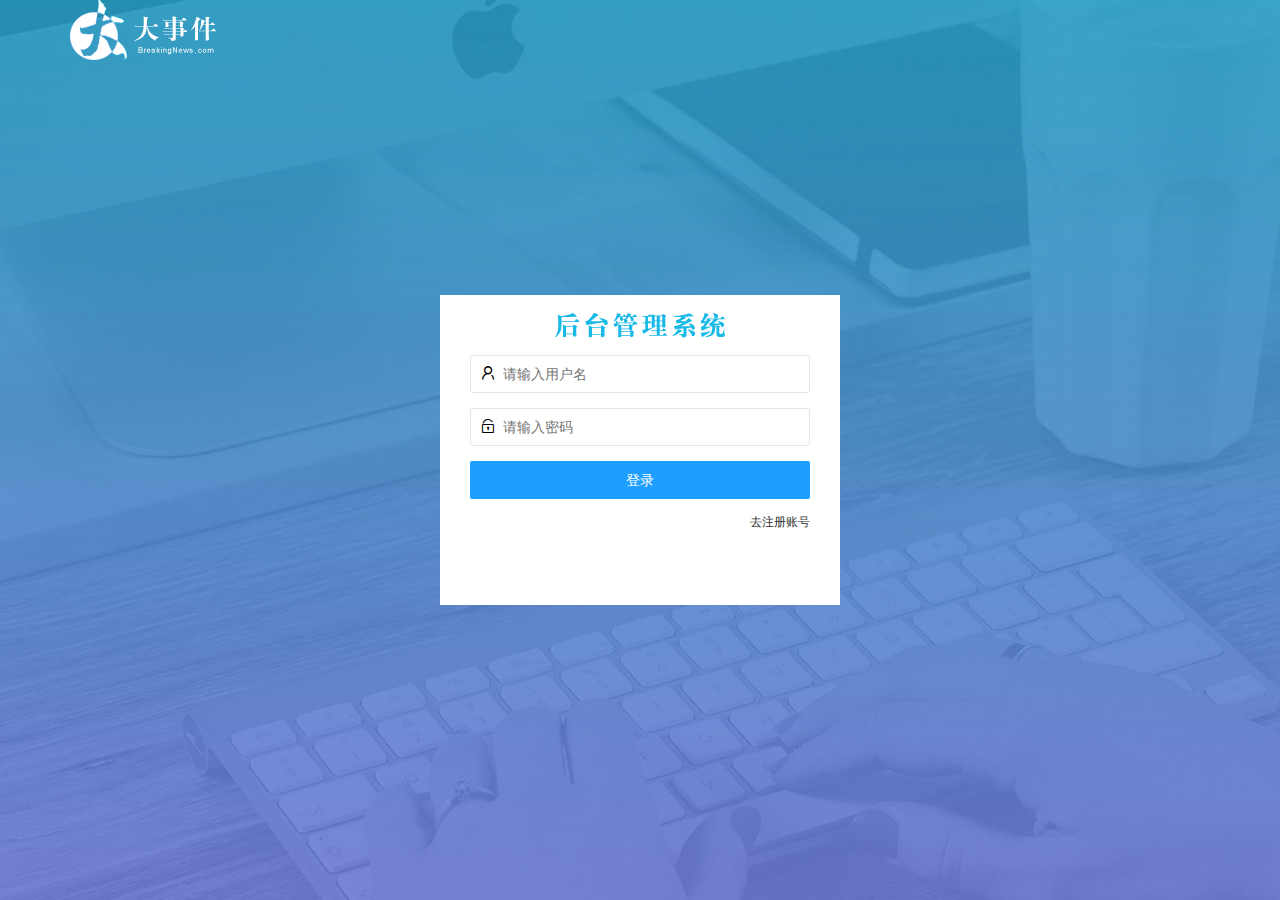
<file: login.html>
<!DOCTYPE html>
<html lang="en">
<head>
    <meta charset="UTF-8">
    <meta http-equiv="X-UA-Compatible" content="IE=edge">
    <meta name="viewport" content="width=device-width, initial-scale=1.0">
    <title>大事件-登录</title>
    <link rel="stylesheet" href="assets/lib/layui/css/layui.css">
    <link rel="stylesheet" href="assets/css/login.css"> 
</head>
<body>
    <!-- 头部的 Logo 区域 -->
    <div class="layui-main">
        <img src="assets/images/logo.png" alt="/">
    </div>

    <!-- 登录注册区域 -->
    <div class="loginAndRegBox">
        <div class="title_box"></div>
        <!-- 登录的 div -->
        <div class="login_box">
            <!-- 登录的表单 -->
            <form class="layui-form" id="form_login">
                <!-- 用户名 -->
                <div class="layui-form-item">
                <i class="layui-icon layui-icon-username"></i>
                <input type="text" name="username" required  lay-verify="required" placeholder="请输入用户名" autocomplete="off" class="layui-input">
                </div>
                <!-- 密码 -->
                <div class="layui-form-item">
                <i class="layui-icon layui-icon-password"></i>
                <input type="password" name="password" required  lay-verify="required|pwd" placeholder="请输入密码" autocomplete="off" class="layui-input">
                </div>
                <!-- 登录按钮 -->
                <div class="layui-form-item">
                <!-- 注意：表单提交按钮和普通按钮的区别，就是 lay-submit 属性 -->
                <button class="layui-btn layui-btn-fluid layui-btn-normal" lay-submit >登录</button>
                </div>
                <div class="layui-form-item links"><a href="javascript:;" id = "link_reg">去注册账号</a></div>
            </form>
        </div>
        <!-- 注册的 div -->
        <div class="reg_box">
            <!-- 注册的表单 -->
            <form class="layui-form" id="form_reg">
                <!-- 用户名 -->
                <div class="layui-form-item">
                <i class="layui-icon layui-icon-username"></i>
                <input type="text" name="name" required  lay-verify="required" placeholder="请输入用户名" autocomplete="off" class="layui-input">
                </div>
                <!-- 密码 -->
                <div class="layui-form-item">
                <i class="layui-icon layui-icon-password"></i>
                <input type="password" name="userpassword" required  lay-verify="required|pwd" placeholder="请输入密码" autocomplete="off" class="layui-input">
                </div>
                <!-- 密码确认框 -->
                <div class="layui-form-item">
                <i class="layui-icon layui-icon-password"></i>
                <input type="password" name="repassword" required  lay-verify="required|pwd|repwd" placeholder="请确认密码" autocomplete="off" class="layui-input">
                </div>
                <!-- 注册按钮 -->
                <div class="layui-form-item">
                <!-- 注意：表单提交按钮和普通按钮的区别，就是 lay-submit 属性 -->
                <button class="layui-btn layui-btn-fluid layui-btn-normal" lay-submit >注册</button>
                </div>
                <div class="layui-form-item links"><a href="javascript:;" id = "link_login">去登录</a></div>
            </form>
        </div>
    </div>
    <!-- 导入layui的JS文件 -->
    <script src="assets/lib/layui/layui.all.js"></script>
    <!-- 导入jquery -->
    <script src="assets/lib/jquery.js"></script>
    <!-- 导入自己封装的baseAPI.js -->
    <script src="assets/js/baseAPI.js"></script>
    <!-- 导入自己的javascript脚本 -->
    <script src="assets/js/login.js"></script>
</body>
</html>
</file>
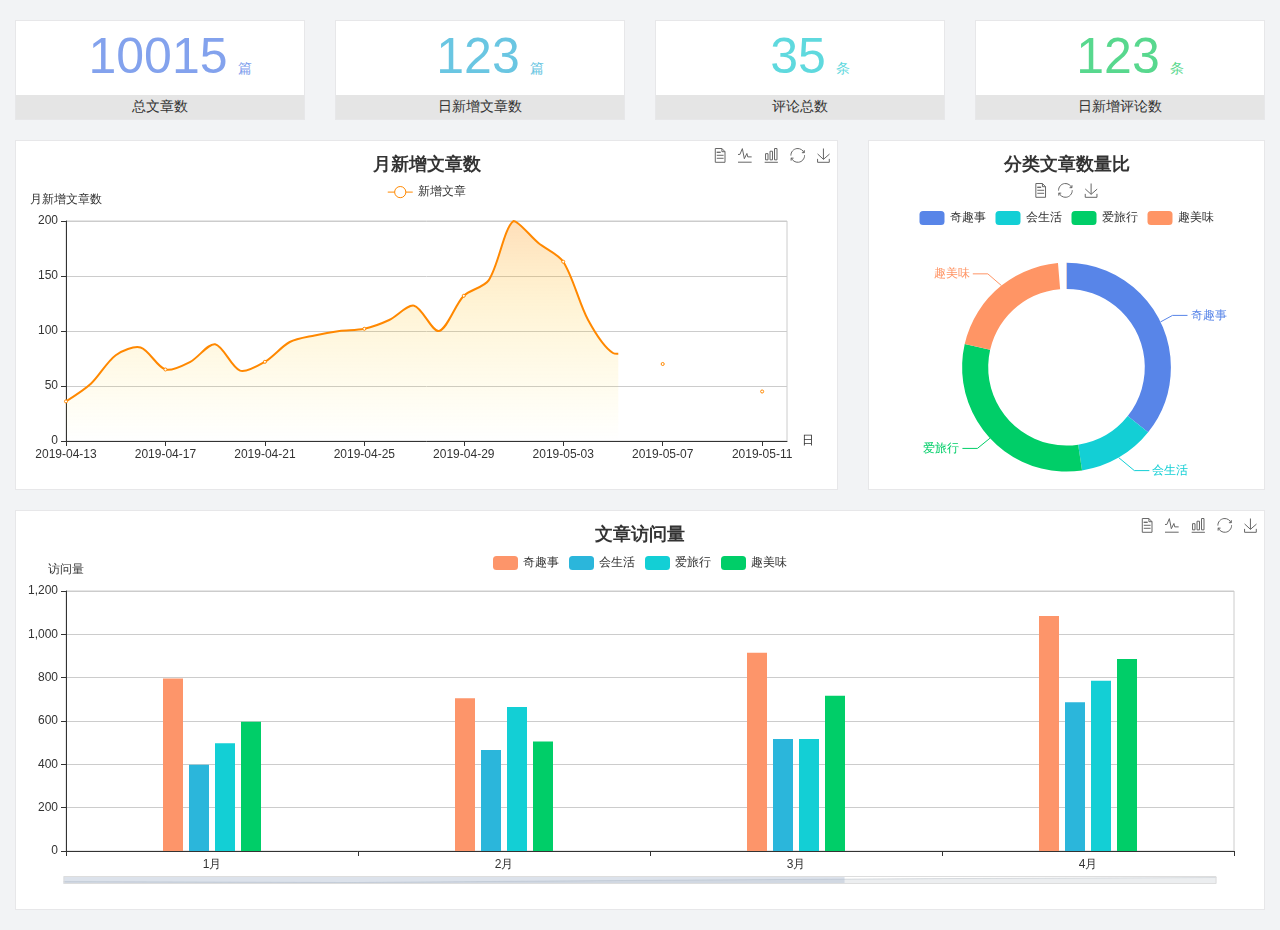
<file: home/dashboard.html>
<!DOCTYPE html>
<html lang="en">

<head>
  <meta charset="UTF-8">
  <meta name="viewport" content="width=device-width, initial-scale=1.0">
  <meta http-equiv="X-UA-Compatible" content="ie=edge">
  <title>图表统计</title>
  <link rel="stylesheet" href="../assets/lib/bootstrap.css" />
  <link rel="stylesheet" href="../assets/lib/main.css" />
  <script src="../assets/lib/jquery.js"></script>
  <script type="text/javascript" src="../assets/lib/echarts.min.js"></script>
</head>

<body>
  <div class="container-fluid">
    <div class="row spannel_list">
      <div class="col-sm-3 col-xs-6">
        <div class="spannel">
          <em>10015</em><span>篇</span>
          <b>总文章数</b>
        </div>
      </div>
      <div class="col-sm-3 col-xs-6">
        <div class="spannel scolor01">
          <em>123</em><span>篇</span>
          <b>日新增文章数</b>
        </div>
      </div>
      <div class="col-sm-3 col-xs-6">
        <div class="spannel scolor02">
          <em>35</em><span>条</span>
          <b>评论总数</b>
        </div>
      </div>
      <div class="col-sm-3 col-xs-6">
        <div class="spannel scolor03">
          <em>123</em><span>条</span>
          <b>日新增评论数</b>
        </div>
      </div>
    </div>
  </div>

  <div class="container-fluid">
    <div class="row curve-pie">
      <div class="col-lg-8 col-md-8">
        <div class="gragh_pannel" id="curve_show"></div>
      </div>
      <div class="col-lg-4 col-md-4">
        <div class="gragh_pannel" id="pie_show"></div>
      </div>
    </div>
  </div>

  <div class="container-fluid">
    <div class="column_pannel" id="column_show"></div>
  </div>

  <script>
    var oChart = echarts.init(document.getElementById('curve_show'));
    var aList_all = [
      { 'count': 36, 'date': '2019-04-13' },
      { 'count': 52, 'date': '2019-04-14' },
      { 'count': 78, 'date': '2019-04-15' },
      { 'count': 85, 'date': '2019-04-16' },
      { 'count': 65, 'date': '2019-04-17' },
      { 'count': 72, 'date': '2019-04-18' },
      { 'count': 88, 'date': '2019-04-19' },
      { 'count': 64, 'date': '2019-04-20' },
      { 'count': 72, 'date': '2019-04-21' },
      { 'count': 90, 'date': '2019-04-22' },
      { 'count': 96, 'date': '2019-04-23' },
      { 'count': 100, 'date': '2019-04-24' },
      { 'count': 102, 'date': '2019-04-25' },
      { 'count': 110, 'date': '2019-04-26' },
      { 'count': 123, 'date': '2019-04-27' },
      { 'count': 100, 'date': '2019-04-28' },
      { 'count': 132, 'date': '2019-04-29' },
      { 'count': 146, 'date': '2019-04-30' },
      { 'count': 200, 'date': '2019-05-01' },
      { 'count': 180, 'date': '2019-05-02' },
      { 'count': 163, 'date': '2019-05-03' },
      { 'count': 110, 'date': '2019-05-04' },
      { 'count': 80, 'date': '2019-05-05' },
      { 'count': 82, 'date': '2019-05-06' },
      { 'count': 70, 'date': '2019-05-07' },
      { 'count': 65, 'date': '2019-05-08' },
      { 'count': 54, 'date': '2019-05-09' },
      { 'count': 40, 'date': '2019-05-10' },
      { 'count': 45, 'date': '2019-05-11' },
      { 'count': 38, 'date': '2019-05-12' },
    ];

    let aCount = [];
    let aDate = [];

    for (var i = 0; i < aList_all.length; i++) {
      aCount.push(aList_all[i].count);
      aDate.push(aList_all[i].date);
    }

    var chartopt = {
      title: {
        text: '月新增文章数',
        left: 'center',
        top: '10'
      },
      tooltip: {
        trigger: 'axis'
      },
      legend: {
        data: ['新增文章'],
        top: '40'
      },
      toolbox: {
        show: true,
        feature: {
          mark: { show: true },
          dataView: { show: true, readOnly: false },
          magicType: { show: true, type: ['line', 'bar'] },
          restore: { show: true },
          saveAsImage: { show: true }
        }
      },
      calculable: true,
      xAxis: [
        {
          name: '日',
          type: 'category',
          boundaryGap: false,
          data: aDate
        }
      ],
      yAxis: [
        {
          name: '月新增文章数',
          type: 'value'
        }
      ],
      series: [
        {
          name: '新增文章',
          type: 'line',
          smooth: true,
          itemStyle: { normal: { areaStyle: { type: 'default' }, color: '#f80' }, lineStyle: { color: '#f80' } },
          data: aCount
        }],
      areaStyle: {
        normal: {
          color: new echarts.graphic.LinearGradient(0, 0, 0, 1, [{
            offset: 0,
            color: 'rgba(255,136,0,0.39)'
          }, {
            offset: .34,
            color: 'rgba(255,180,0,0.25)'
          }, {
            offset: 1,
            color: 'rgba(255,222,0,0.00)'
          }])

        }
      },
      grid: {
        show: true,
        x: 50,
        x2: 50,
        y: 80,
        height: 220
      }
    };

    oChart.setOption(chartopt);


    var oPie = echarts.init(document.getElementById('pie_show'));
    var oPieopt =
    {
      title: {
        top: 10,
        text: '分类文章数量比',
        x: 'center'
      },
      tooltip: {
        trigger: 'item',
        formatter: "{a} <br/>{b} : {c} ({d}%)"
      },
      color: ['#5885e8', '#13cfd5', '#00ce68', '#ff9565'],
      legend: {
        x: 'center',
        top: 65,
        data: ['奇趣事', '会生活', '爱旅行', '趣美味']
      },
      toolbox: {
        show: true,
        x: 'center',
        top: 35,
        feature: {
          mark: { show: true },
          dataView: { show: true, readOnly: false },
          magicType: {
            show: true,
            type: ['pie', 'funnel'],
            option: {
              funnel: {
                x: '25%',
                width: '50%',
                funnelAlign: 'left',
                max: 1548
              }
            }
          },
          restore: { show: true },
          saveAsImage: { show: true }
        }
      },
      calculable: true,
      series: [
        {
          name: '访问来源',
          type: 'pie',
          radius: ['45%', '60%'],
          center: ['50%', '65%'],
          data: [
            { value: 300, name: '奇趣事' },
            { value: 100, name: '会生活' },
            { value: 260, name: '爱旅行' },
            { value: 180, name: '趣美味' }
          ]
        }
      ]
    };
    oPie.setOption(oPieopt);



    var oColumn = this.echarts.init(document.getElementById('column_show'));
    var oColumnopt =
    {
      title: {
        text: '文章访问量',
        left: 'center',
        top: '10'
      },
      tooltip: {
        trigger: 'axis'
      },
      legend: {
        data: ['奇趣事', '会生活', '爱旅行', '趣美味'],
        top: '40'
      },
      toolbox: {
        show: true,
        feature: {
          mark: { show: true },
          dataView: { show: true, readOnly: false },
          magicType: { show: true, type: ['line', 'bar'] },
          restore: { show: true },
          saveAsImage: { show: true }
        }
      },
      calculable: true,
      xAxis: [
        {
          type: 'category',
          data: ['1月', '2月', '3月', '4月', '5月']
        }
      ],
      yAxis: [
        {
          name: '访问量',
          type: 'value'
        }
      ],
      series: [
        {
          name: '奇趣事',
          type: 'bar',
          barWidth: 20,
          itemStyle: {
            normal: { areaStyle: { type: 'default' }, color: '#fd956a' }
          },
          data: [800, 708, 920, 1090, 1200]
        },
        {
          name: '会生活',
          type: 'bar',
          barWidth: 20,
          itemStyle: {
            normal: { areaStyle: { type: 'default' }, color: '#2bb6db' }
          },
          data: [400, 468, 520, 690, 800]
        },
        {
          name: '爱旅行',
          type: 'bar',
          barWidth: 20,
          itemStyle: {
            normal: { areaStyle: { type: 'default' }, color: '#13cfd5' }
          },
          data: [500, 668, 520, 790, 900]
        },
        {
          name: '趣美味',
          type: 'bar',
          barWidth: 20,
          itemStyle: {
            normal: { areaStyle: { type: 'default' }, color: '#00ce68' }
          },
          data: [600, 508, 720, 890, 1000]
        }
      ],
      grid: {
        show: true,
        x: 50,
        x2: 30,
        y: 80,
        height: 260
      },
      dataZoom: [//给x轴设置滚动条
        {
          start: 0,//默认为0
          end: 100 - 1000 / 31,//默认为100
          type: 'slider',
          show: true,
          xAxisIndex: [0],
          handleSize: 0,//滑动条的 左右2个滑动条的大小
          height: 8,//组件高度
          left: 45, //左边的距离
          right: 50,//右边的距离
          bottom: 26,//右边的距离
          handleColor: '#ddd',//h滑动图标的颜色
          handleStyle: {
            borderColor: "#cacaca",
            borderWidth: "1",
            shadowBlur: 2,
            background: "#ddd",
            shadowColor: "#ddd",
          }
        }]
    };
    oColumn.setOption(oColumnopt);
  </script>
</body>

</html>
</file>
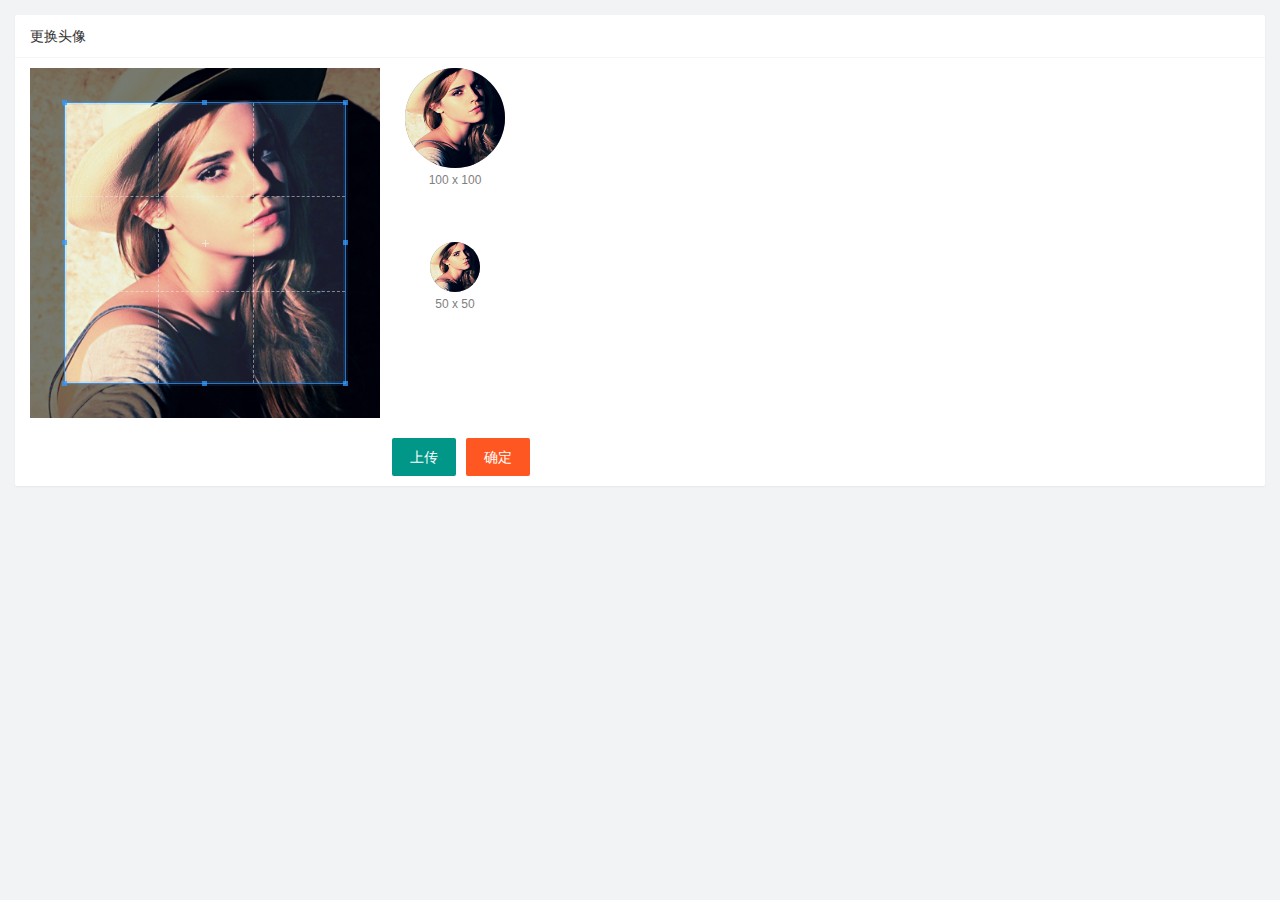
<file: user/user_avatar.html>
<!DOCTYPE html>
<html lang="en">
<head>
    <meta charset="UTF-8">
    <meta http-equiv="X-UA-Compatible" content="IE=edge">
    <meta name="viewport" content="width=device-width, initial-scale=1.0">
    <title>Document</title>
    <link rel="stylesheet" href="../assets/lib/layui/css/layui.css">
    <link rel="stylesheet" href="../assets/css/user/user_avatar.css">
    <link rel="stylesheet" href="../assets/lib/cropper/cropper.css" />
</head>
<body>
    <!-- 卡片区域 -->
    <div class="layui-card">
        <div class="layui-card-header">更换头像</div>
        <div class="layui-card-body">
           <!-- 第一行的图片裁剪和预览区域 -->
            <div class="row1">
                <!-- 图片裁剪区域 -->
                <div class="cropper-box">
                <!-- 这个 img 标签很重要，将来会把它初始化为裁剪区域 -->
                <img id="image" src="../assets/images/sample.jpg" />
                </div>
                <!-- 图片的预览区域 -->
                <div class="preview-box">
                <div>
                    <!-- 宽高为 100px 的预览区域 -->
                    <div class="img-preview w100"></div>
                    <p class="size">100 x 100</p>
                </div>
                <div>
                    <!-- 宽高为 50px 的预览区域 -->
                    <div class="img-preview w50"></div>
                    <p class="size">50 x 50</p>
                </div>
                </div>
            </div>

            <!-- 第二行的按钮区域 -->
            <div class="row2">
                <!-- 通过 accept 属性，可以指定，允许用户选择什么类型的文件 -->
                <input type="file" id="file" accept="image/png,image/jpeg"/>
                <button type="button" class="layui-btn" id="btnChooseImage">上传</button>
                <button type="button" class="layui-btn layui-btn-danger" id="btnUpload">确定</button>
            </div>
        </div>
    </div>
    <script src="../assets/lib/layui/layui.all.js"></script>
    <script src="../assets/lib/jquery.js"></script>
    <script src="../assets/lib/cropper/Cropper.js"></script>
    <script src="../assets/lib/cropper/jquery-cropper.js"></script>
    <script src="../assets/js/baseAPI.js"></script>
    <script src="../assets/js/user/user_avatar.js"></script>
</body>
</html>
</file>
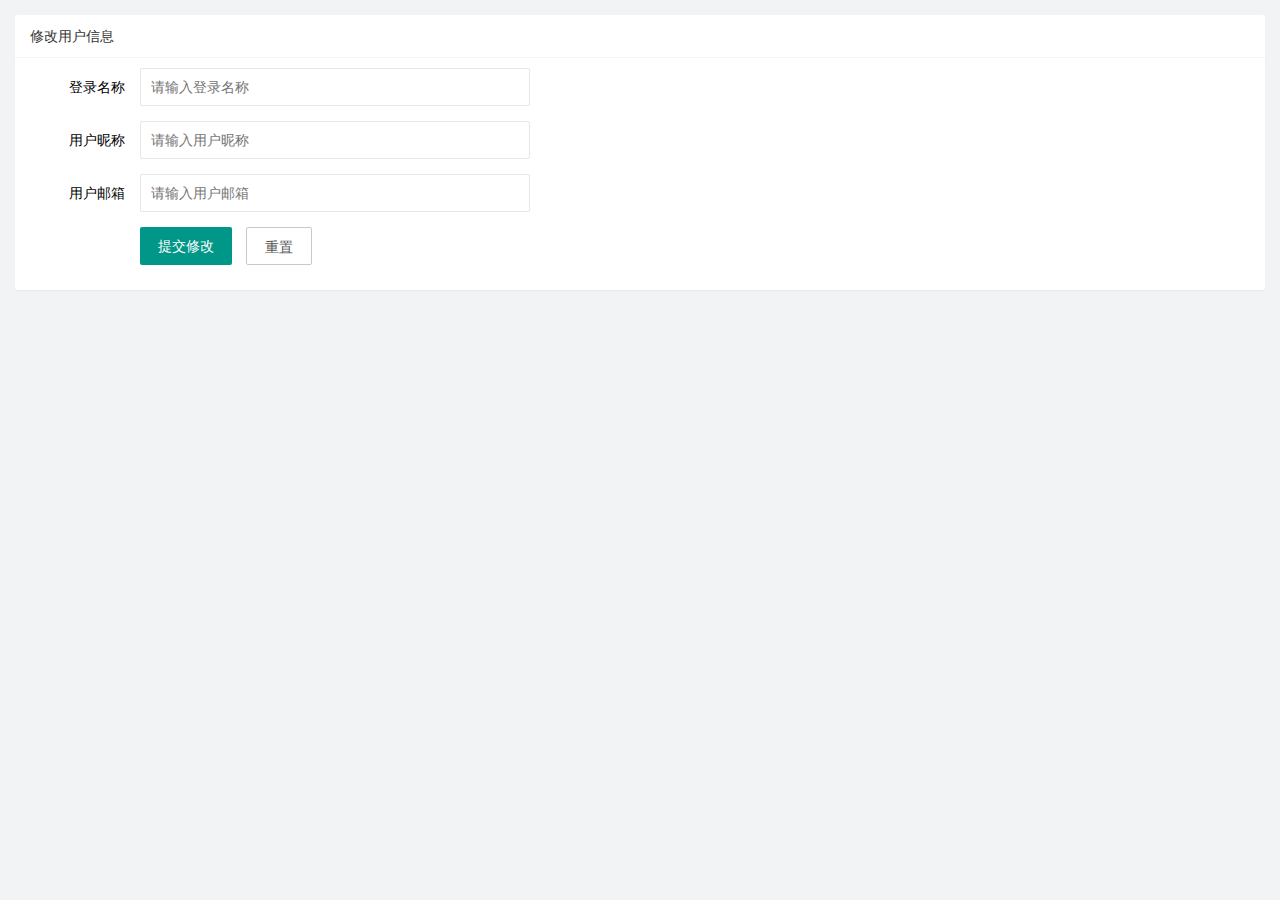
<file: user/user_info.html>
<!DOCTYPE html>
<html lang="en">
<head>
    <meta charset="UTF-8">
    <meta http-equiv="X-UA-Compatible" content="IE=edge">
    <meta name="viewport" content="width=device-width, initial-scale=1.0">
    <title>Document</title>
    <!-- 带入 layui 的样式 -->
    <link rel="stylesheet" href="../assets/lib/layui/css/layui.css">
    <!-- 导入自己的样式 -->
    <link rel="stylesheet" href="../assets/css/user/user_info.css">
</head>
<body>
    <!-- 卡片区域 -->
    <div class="layui-card">
        <div class="layui-card-header">修改用户信息</div>
        <div class="layui-card-body">
          <!--  form 表单区域 -->
          <form class="layui-form" lay-filter="formUserInfo">
              <!-- 这是隐藏域 -->
              <input type="hidden" name="id" value=""/>
            <div class="layui-form-item">
              <label class="layui-form-label">登录名称</label>
              <div class="layui-input-block">
                <input type="text" name="username" required  lay-verify="required" placeholder="请输入登录名称" autocomplete="off" class="layui-input" readonly>
              </div>
            </div>
            <div class="layui-form-item">
                <label class="layui-form-label">用户昵称</label>
                <div class="layui-input-block">
                  <input type="text" name="nickname" required  lay-verify="required|nickname" placeholder="请输入用户昵称" autocomplete="off" class="layui-input">
                </div>
              </div>
              <div class="layui-form-item">
                <label class="layui-form-label">用户邮箱</label>
                <div class="layui-input-block">
                  <input type="text" name="email" required  lay-verify="required|email" placeholder="请输入用户邮箱" autocomplete="off" class="layui-input">
                </div>
              </div>
              <div class="layui-form-item">
                <div class="layui-input-block">
                  <button class="layui-btn" lay-submit lay-filter="formDemo">提交修改</button>
                  <button type="reset" class="layui-btn layui-btn-primary" id="btnReset">重置</button>
                </div>
              </div>
          </form>
        </div>
      </div>

      <!-- 导入layui 的 js 文件 -->
      <script src="../assets/lib/layui/layui.all.js"></script>
      <!-- 导入 jquery  -->
      <script src="../assets/lib/jquery.js"></script>
      <!-- 导入 baseAPI -->
      <script src="../assets/js/baseAPI.js"></script>
      <!-- 导入自己的 js  -->
      <script src="../assets/js/user/user_info.js"></script>
</body>
</html>
</file>
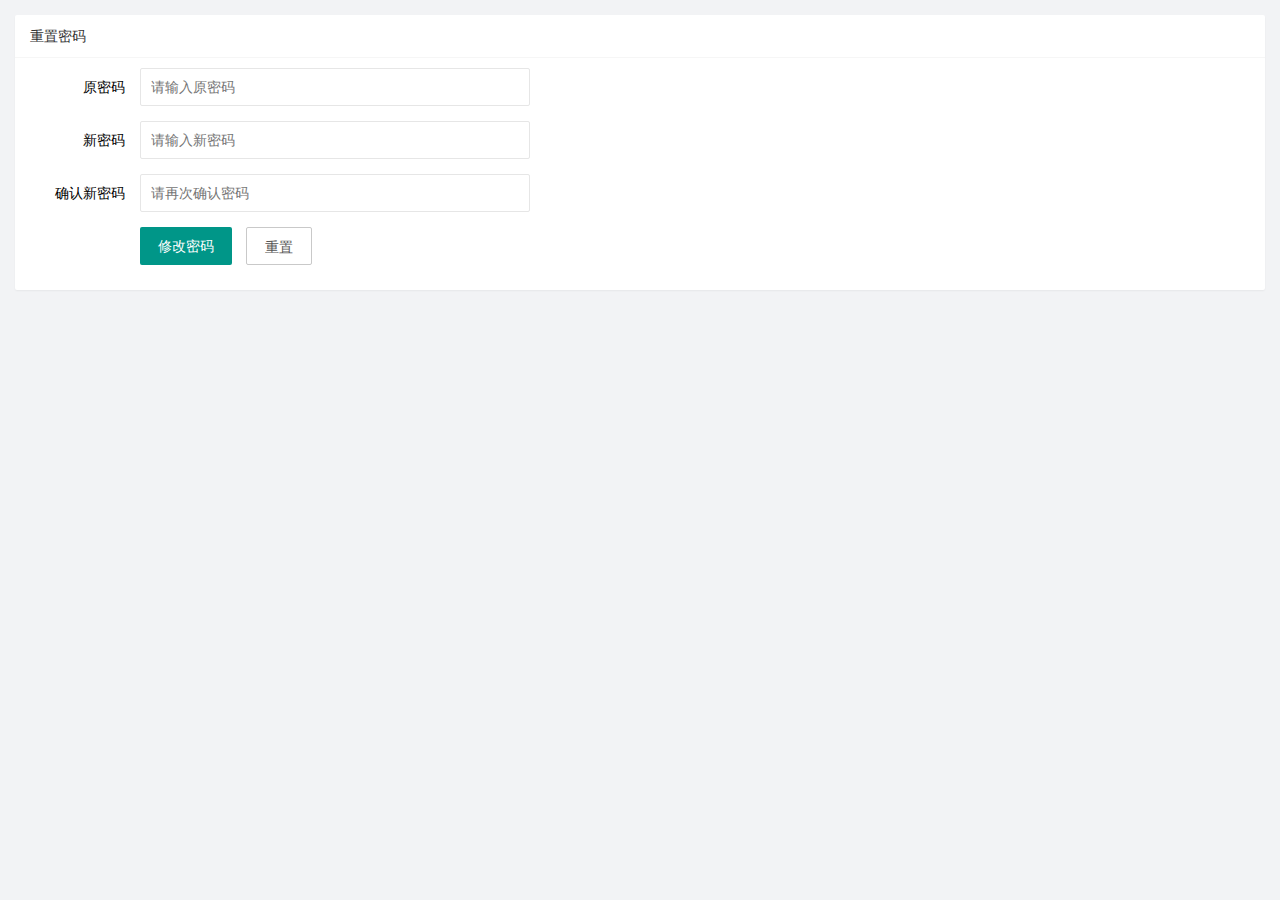
<file: user/user_pwd.html>
<!DOCTYPE html>
<html lang="en">
<head>
    <meta charset="UTF-8">
    <meta http-equiv="X-UA-Compatible" content="IE=edge">
    <meta name="viewport" content="width=device-width, initial-scale=1.0">
    <title>Document</title>
    <link rel="stylesheet" href="../assets/lib/layui/css/layui.css">
    <link rel="stylesheet" href="../assets/css/user/user_pwd.css">
</head>
<body>
    <!-- 卡片区域 -->
    <div class="layui-card">
        <div class="layui-card-header">重置密码</div>
        <div class="layui-card-body">
            <form class="layui-form">
                <div class="layui-form-item">
                  <label class="layui-form-label">原密码</label>
                  <div class="layui-input-block">
                    <input type="password" name="oldPwd" required  lay-verify="required|pwd" placeholder="请输入原密码" autocomplete="off" class="layui-input">
                  </div>
                </div>
                <div class="layui-form-item">
                    <label class="layui-form-label">新密码</label>
                    <div class="layui-input-block">
                      <input type="password" name="newPwd" required  lay-verify="required|pwd|samePwd" placeholder="请输入新密码" autocomplete="off" class="layui-input">
                    </div>
                </div>
                <div class="layui-form-item">
                    <label class="layui-form-label">确认新密码</label>
                    <div class="layui-input-block">
                      <input type="password" name="rePwd" required  lay-verify="required|pwd|rePwd" placeholder="请再次确认密码" autocomplete="off" class="layui-input">
                    </div>
                </div>
                <div class="layui-form-item">
                    <div class="layui-input-block">
                      <button class="layui-btn" lay-submit lay-filter="formDemo">修改密码</button>
                      <button type="reset" class="layui-btn layui-btn-primary">重置</button>
                    </div>
                </div>
            </form>
        </div>
    </div>

    <!-- 导入 layui 的js文件 -->
    <script src="../assets/lib/layui/layui.all.js"></script>
    <!-- 导入 jquery -->
    <script src="../assets/lib/jquery.js"></script>
    <!-- 导入baseAPI -->
    <script src="../assets/js/baseAPI.js"></script>
    <!-- 导入自己的 js 脚本 -->
    <script src="../assets/js/user/user_pwd.js"></script>
</body>
</html>
</file>
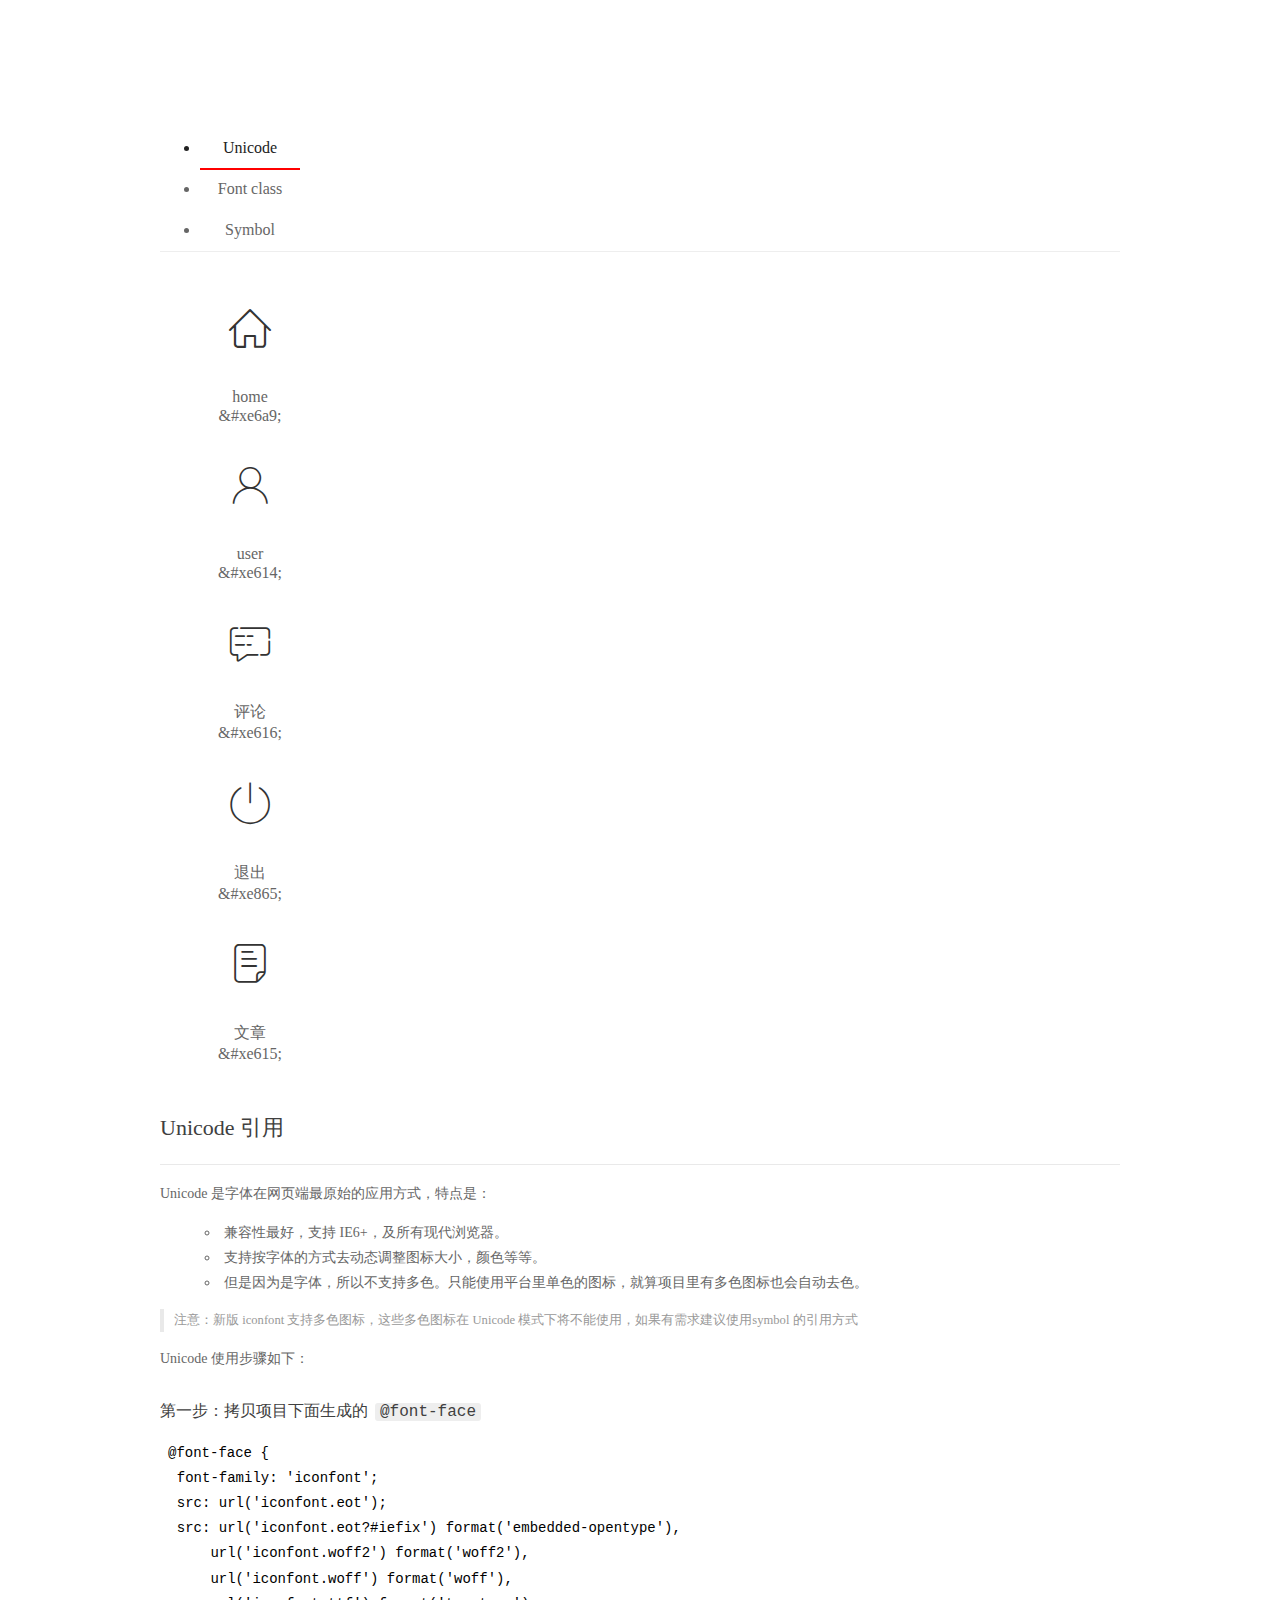
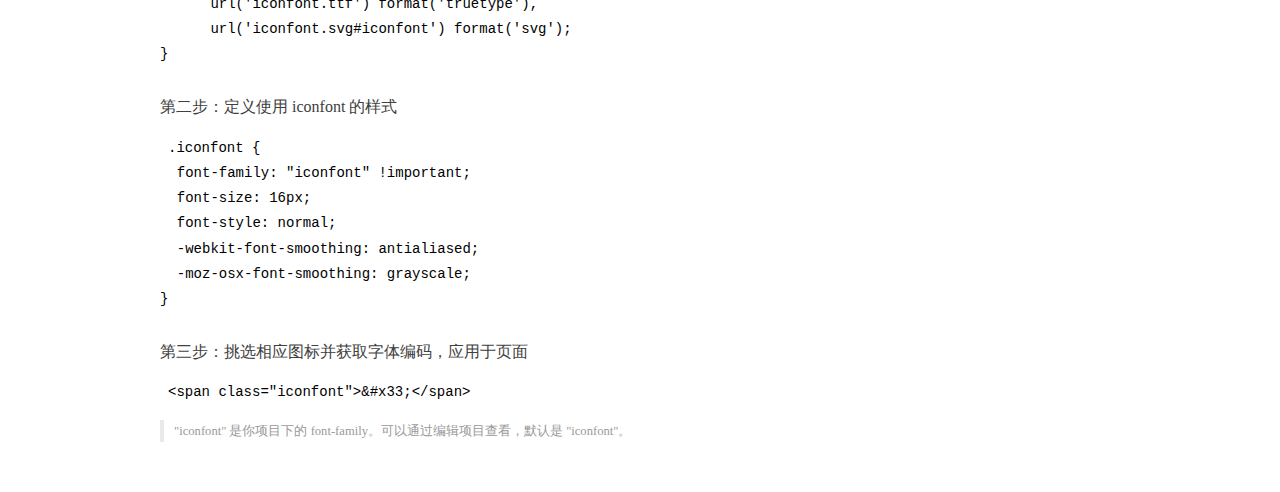
<file: assets/fonts/demo_index.html>
<!DOCTYPE html>
<html>
<head>
  <meta charset="utf-8"/>
  <title>IconFont Demo</title>
  <link rel="shortcut icon" href="https://gtms04.alicdn.com/tps/i4/TB1_oz6GVXXXXaFXpXXJDFnIXXX-64-64.ico" type="image/x-icon"/>
  <link rel="stylesheet" href="https://g.alicdn.com/thx/cube/1.3.2/cube.min.css">
  <link rel="stylesheet" href="demo.css">
  <link rel="stylesheet" href="iconfont.css">
  <script src="iconfont.js"></script>
  <!-- jQuery -->
  <script src="https://a1.alicdn.com/oss/uploads/2018/12/26/7bfddb60-08e8-11e9-9b04-53e73bb6408b.js"></script>
  <!-- 代码高亮 -->
  <script src="https://a1.alicdn.com/oss/uploads/2018/12/26/a3f714d0-08e6-11e9-8a15-ebf944d7534c.js"></script>
</head>
<body>
  <div class="main">
    <h1 class="logo"><a href="https://www.iconfont.cn/" title="iconfont 首页" target="_blank">&#xe86b;</a></h1>
    <div class="nav-tabs">
      <ul id="tabs" class="dib-box">
        <li class="dib active"><span>Unicode</span></li>
        <li class="dib"><span>Font class</span></li>
        <li class="dib"><span>Symbol</span></li>
      </ul>
      
    </div>
    <div class="tab-container">
      <div class="content unicode" style="display: block;">
          <ul class="icon_lists dib-box">
          
            <li class="dib">
              <span class="icon iconfont">&#xe6a9;</span>
                <div class="name">home</div>
                <div class="code-name">&amp;#xe6a9;</div>
              </li>
          
            <li class="dib">
              <span class="icon iconfont">&#xe614;</span>
                <div class="name">user</div>
                <div class="code-name">&amp;#xe614;</div>
              </li>
          
            <li class="dib">
              <span class="icon iconfont">&#xe616;</span>
                <div class="name">评论</div>
                <div class="code-name">&amp;#xe616;</div>
              </li>
          
            <li class="dib">
              <span class="icon iconfont">&#xe865;</span>
                <div class="name">退出</div>
                <div class="code-name">&amp;#xe865;</div>
              </li>
          
            <li class="dib">
              <span class="icon iconfont">&#xe615;</span>
                <div class="name">文章</div>
                <div class="code-name">&amp;#xe615;</div>
              </li>
          
          </ul>
          <div class="article markdown">
          <h2 id="unicode-">Unicode 引用</h2>
          <hr>

          <p>Unicode 是字体在网页端最原始的应用方式，特点是：</p>
          <ul>
            <li>兼容性最好，支持 IE6+，及所有现代浏览器。</li>
            <li>支持按字体的方式去动态调整图标大小，颜色等等。</li>
            <li>但是因为是字体，所以不支持多色。只能使用平台里单色的图标，就算项目里有多色图标也会自动去色。</li>
          </ul>
          <blockquote>
            <p>注意：新版 iconfont 支持多色图标，这些多色图标在 Unicode 模式下将不能使用，如果有需求建议使用symbol 的引用方式</p>
          </blockquote>
          <p>Unicode 使用步骤如下：</p>
          <h3 id="-font-face">第一步：拷贝项目下面生成的 <code>@font-face</code></h3>
<pre><code class="language-css"
>@font-face {
  font-family: 'iconfont';
  src: url('iconfont.eot');
  src: url('iconfont.eot?#iefix') format('embedded-opentype'),
      url('iconfont.woff2') format('woff2'),
      url('iconfont.woff') format('woff'),
      url('iconfont.ttf') format('truetype'),
      url('iconfont.svg#iconfont') format('svg');
}
</code></pre>
          <h3 id="-iconfont-">第二步：定义使用 iconfont 的样式</h3>
<pre><code class="language-css"
>.iconfont {
  font-family: "iconfont" !important;
  font-size: 16px;
  font-style: normal;
  -webkit-font-smoothing: antialiased;
  -moz-osx-font-smoothing: grayscale;
}
</code></pre>
          <h3 id="-">第三步：挑选相应图标并获取字体编码，应用于页面</h3>
<pre>
<code class="language-html"
>&lt;span class="iconfont"&gt;&amp;#x33;&lt;/span&gt;
</code></pre>
          <blockquote>
            <p>"iconfont" 是你项目下的 font-family。可以通过编辑项目查看，默认是 "iconfont"。</p>
          </blockquote>
          </div>
      </div>
      <div class="content font-class">
        <ul class="icon_lists dib-box">
          
          <li class="dib">
            <span class="icon iconfont icon-home"></span>
            <div class="name">
              home
            </div>
            <div class="code-name">.icon-home
            </div>
          </li>
          
          <li class="dib">
            <span class="icon iconfont icon-user"></span>
            <div class="name">
              user
            </div>
            <div class="code-name">.icon-user
            </div>
          </li>
          
          <li class="dib">
            <span class="icon iconfont icon-pinglun"></span>
            <div class="name">
              评论
            </div>
            <div class="code-name">.icon-pinglun
            </div>
          </li>
          
          <li class="dib">
            <span class="icon iconfont icon-tuichu"></span>
            <div class="name">
              退出
            </div>
            <div class="code-name">.icon-tuichu
            </div>
          </li>
          
          <li class="dib">
            <span class="icon iconfont icon-16"></span>
            <div class="name">
              文章
            </div>
            <div class="code-name">.icon-16
            </div>
          </li>
          
        </ul>
        <div class="article markdown">
        <h2 id="font-class-">font-class 引用</h2>
        <hr>

        <p>font-class 是 Unicode 使用方式的一种变种，主要是解决 Unicode 书写不直观，语意不明确的问题。</p>
        <p>与 Unicode 使用方式相比，具有如下特点：</p>
        <ul>
          <li>兼容性良好，支持 IE8+，及所有现代浏览器。</li>
          <li>相比于 Unicode 语意明确，书写更直观。可以很容易分辨这个 icon 是什么。</li>
          <li>因为使用 class 来定义图标，所以当要替换图标时，只需要修改 class 里面的 Unicode 引用。</li>
          <li>不过因为本质上还是使用的字体，所以多色图标还是不支持的。</li>
        </ul>
        <p>使用步骤如下：</p>
        <h3 id="-fontclass-">第一步：引入项目下面生成的 fontclass 代码：</h3>
<pre><code class="language-html">&lt;link rel="stylesheet" href="./iconfont.css"&gt;
</code></pre>
        <h3 id="-">第二步：挑选相应图标并获取类名，应用于页面：</h3>
<pre><code class="language-html">&lt;span class="iconfont icon-xxx"&gt;&lt;/span&gt;
</code></pre>
        <blockquote>
          <p>"
            iconfont" 是你项目下的 font-family。可以通过编辑项目查看，默认是 "iconfont"。</p>
        </blockquote>
      </div>
      </div>
      <div class="content symbol">
          <ul class="icon_lists dib-box">
          
            <li class="dib">
                <svg class="icon svg-icon" aria-hidden="true">
                  <use xlink:href="#icon-home"></use>
                </svg>
                <div class="name">home</div>
                <div class="code-name">#icon-home</div>
            </li>
          
            <li class="dib">
                <svg class="icon svg-icon" aria-hidden="true">
                  <use xlink:href="#icon-user"></use>
                </svg>
                <div class="name">user</div>
                <div class="code-name">#icon-user</div>
            </li>
          
            <li class="dib">
                <svg class="icon svg-icon" aria-hidden="true">
                  <use xlink:href="#icon-pinglun"></use>
                </svg>
                <div class="name">评论</div>
                <div class="code-name">#icon-pinglun</div>
            </li>
          
            <li class="dib">
                <svg class="icon svg-icon" aria-hidden="true">
                  <use xlink:href="#icon-tuichu"></use>
                </svg>
                <div class="name">退出</div>
                <div class="code-name">#icon-tuichu</div>
            </li>
          
            <li class="dib">
                <svg class="icon svg-icon" aria-hidden="true">
                  <use xlink:href="#icon-16"></use>
                </svg>
                <div class="name">文章</div>
                <div class="code-name">#icon-16</div>
            </li>
          
          </ul>
          <div class="article markdown">
          <h2 id="symbol-">Symbol 引用</h2>
          <hr>

          <p>这是一种全新的使用方式，应该说这才是未来的主流，也是平台目前推荐的用法。相关介绍可以参考这篇<a href="">文章</a>
            这种用法其实是做了一个 SVG 的集合，与另外两种相比具有如下特点：</p>
          <ul>
            <li>支持多色图标了，不再受单色限制。</li>
            <li>通过一些技巧，支持像字体那样，通过 <code>font-size</code>, <code>color</code> 来调整样式。</li>
            <li>兼容性较差，支持 IE9+，及现代浏览器。</li>
            <li>浏览器渲染 SVG 的性能一般，还不如 png。</li>
          </ul>
          <p>使用步骤如下：</p>
          <h3 id="-symbol-">第一步：引入项目下面生成的 symbol 代码：</h3>
<pre><code class="language-html">&lt;script src="./iconfont.js"&gt;&lt;/script&gt;
</code></pre>
          <h3 id="-css-">第二步：加入通用 CSS 代码（引入一次就行）：</h3>
<pre><code class="language-html">&lt;style&gt;
.icon {
  width: 1em;
  height: 1em;
  vertical-align: -0.15em;
  fill: currentColor;
  overflow: hidden;
}
&lt;/style&gt;
</code></pre>
          <h3 id="-">第三步：挑选相应图标并获取类名，应用于页面：</h3>
<pre><code class="language-html">&lt;svg class="icon" aria-hidden="true"&gt;
  &lt;use xlink:href="#icon-xxx"&gt;&lt;/use&gt;
&lt;/svg&gt;
</code></pre>
          </div>
      </div>

    </div>
  </div>
  <script>
  $(document).ready(function () {
      $('.tab-container .content:first').show()

      $('#tabs li').click(function (e) {
        var tabContent = $('.tab-container .content')
        var index = $(this).index()

        if ($(this).hasClass('active')) {
          return
        } else {
          $('#tabs li').removeClass('active')
          $(this).addClass('active')

          tabContent.hide().eq(index).fadeIn()
        }
      })
    })
  </script>
</body>
</html>
</file>
<file: assets/lib/layui/css/layui.css>
/** layui-v2.5.5 MIT License By https://www.layui.com */
 .layui-inline,img{display:inline-block;vertical-align:middle}h1,h2,h3,h4,h5,h6{font-weight:400}.layui-edge,.layui-header,.layui-inline,.layui-main{position:relative}.layui-body,.layui-edge,.layui-elip{overflow:hidden}.layui-btn,.layui-edge,.layui-inline,img{vertical-align:middle}.layui-btn,.layui-disabled,.layui-icon,.layui-unselect{-moz-user-select:none;-webkit-user-select:none;-ms-user-select:none}.layui-elip,.layui-form-checkbox span,.layui-form-pane .layui-form-label{text-overflow:ellipsis;white-space:nowrap}.layui-breadcrumb,.layui-tree-btnGroup{visibility:hidden}blockquote,body,button,dd,div,dl,dt,form,h1,h2,h3,h4,h5,h6,input,li,ol,p,pre,td,textarea,th,ul{margin:0;padding:0;-webkit-tap-highlight-color:rgba(0,0,0,0)}a:active,a:hover{outline:0}img{border:none}li{list-style:none}table{border-collapse:collapse;border-spacing:0}h4,h5,h6{font-size:100%}button,input,optgroup,option,select,textarea{font-family:inherit;font-size:inherit;font-style:inherit;font-weight:inherit;outline:0}pre{white-space:pre-wrap;white-space:-moz-pre-wrap;white-space:-pre-wrap;white-space:-o-pre-wrap;word-wrap:break-word}body{line-height:24px;font:14px Helvetica Neue,Helvetica,PingFang SC,Tahoma,Arial,sans-serif}hr{height:1px;margin:10px 0;border:0;clear:both}a{color:#333;text-decoration:none}a:hover{color:#777}a cite{font-style:normal;*cursor:pointer}.layui-border-box,.layui-border-box *{box-sizing:border-box}.layui-box,.layui-box *{box-sizing:content-box}.layui-clear{clear:both;*zoom:1}.layui-clear:after{content:'\20';clear:both;*zoom:1;display:block;height:0}.layui-inline{*display:inline;*zoom:1}.layui-edge{display:inline-block;width:0;height:0;border-width:6px;border-style:dashed;border-color:transparent}.layui-edge-top{top:-4px;border-bottom-color:#999;border-bottom-style:solid}.layui-edge-right{border-left-color:#999;border-left-style:solid}.layui-edge-bottom{top:2px;border-top-color:#999;border-top-style:solid}.layui-edge-left{border-right-color:#999;border-right-style:solid}.layui-disabled,.layui-disabled:hover{color:#d2d2d2!important;cursor:not-allowed!important}.layui-circle{border-radius:100%}.layui-show{display:block!important}.layui-hide{display:none!important}@font-face{font-family:layui-icon;src:url(../font/iconfont.eot?v=250);src:url(../font/iconfont.eot?v=250#iefix) format('embedded-opentype'),url(../font/iconfont.woff2?v=250) format('woff2'),url(../font/iconfont.woff?v=250) format('woff'),url(../font/iconfont.ttf?v=250) format('truetype'),url(../font/iconfont.svg?v=250#layui-icon) format('svg')}.layui-icon{font-family:layui-icon!important;font-size:16px;font-style:normal;-webkit-font-smoothing:antialiased;-moz-osx-font-smoothing:grayscale}.layui-icon-reply-fill:before{content:"\e611"}.layui-icon-set-fill:before{content:"\e614"}.layui-icon-menu-fill:before{content:"\e60f"}.layui-icon-search:before{content:"\e615"}.layui-icon-share:before{content:"\e641"}.layui-icon-set-sm:before{content:"\e620"}.layui-icon-engine:before{content:"\e628"}.layui-icon-close:before{content:"\1006"}.layui-icon-close-fill:before{content:"\1007"}.layui-icon-chart-screen:before{content:"\e629"}.layui-icon-star:before{content:"\e600"}.layui-icon-circle-dot:before{content:"\e617"}.layui-icon-chat:before{content:"\e606"}.layui-icon-release:before{content:"\e609"}.layui-icon-list:before{content:"\e60a"}.layui-icon-chart:before{content:"\e62c"}.layui-icon-ok-circle:before{content:"\1005"}.layui-icon-layim-theme:before{content:"\e61b"}.layui-icon-table:before{content:"\e62d"}.layui-icon-right:before{content:"\e602"}.layui-icon-left:before{content:"\e603"}.layui-icon-cart-simple:before{content:"\e698"}.layui-icon-face-cry:before{content:"\e69c"}.layui-icon-face-smile:before{content:"\e6af"}.layui-icon-survey:before{content:"\e6b2"}.layui-icon-tree:before{content:"\e62e"}.layui-icon-upload-circle:before{content:"\e62f"}.layui-icon-add-circle:before{content:"\e61f"}.layui-icon-download-circle:before{content:"\e601"}.layui-icon-templeate-1:before{content:"\e630"}.layui-icon-util:before{content:"\e631"}.layui-icon-face-surprised:before{content:"\e664"}.layui-icon-edit:before{content:"\e642"}.layui-icon-speaker:before{content:"\e645"}.layui-icon-down:before{content:"\e61a"}.layui-icon-file:before{content:"\e621"}.layui-icon-layouts:before{content:"\e632"}.layui-icon-rate-half:before{content:"\e6c9"}.layui-icon-add-circle-fine:before{content:"\e608"}.layui-icon-prev-circle:before{content:"\e633"}.layui-icon-read:before{content:"\e705"}.layui-icon-404:before{content:"\e61c"}.layui-icon-carousel:before{content:"\e634"}.layui-icon-help:before{content:"\e607"}.layui-icon-code-circle:before{content:"\e635"}.layui-icon-water:before{content:"\e636"}.layui-icon-username:before{content:"\e66f"}.layui-icon-find-fill:before{content:"\e670"}.layui-icon-about:before{content:"\e60b"}.layui-icon-location:before{content:"\e715"}.layui-icon-up:before{content:"\e619"}.layui-icon-pause:before{content:"\e651"}.layui-icon-date:before{content:"\e637"}.layui-icon-layim-uploadfile:before{content:"\e61d"}.layui-icon-delete:before{content:"\e640"}.layui-icon-play:before{content:"\e652"}.layui-icon-top:before{content:"\e604"}.layui-icon-friends:before{content:"\e612"}.layui-icon-refresh-3:before{content:"\e9aa"}.layui-icon-ok:before{content:"\e605"}.layui-icon-layer:before{content:"\e638"}.layui-icon-face-smile-fine:before{content:"\e60c"}.layui-icon-dollar:before{content:"\e659"}.layui-icon-group:before{content:"\e613"}.layui-icon-layim-download:before{content:"\e61e"}.layui-icon-picture-fine:before{content:"\e60d"}.layui-icon-link:before{content:"\e64c"}.layui-icon-diamond:before{content:"\e735"}.layui-icon-log:before{content:"\e60e"}.layui-icon-rate-solid:before{content:"\e67a"}.layui-icon-fonts-del:before{content:"\e64f"}.layui-icon-unlink:before{content:"\e64d"}.layui-icon-fonts-clear:before{content:"\e639"}.layui-icon-triangle-r:before{content:"\e623"}.layui-icon-circle:before{content:"\e63f"}.layui-icon-radio:before{content:"\e643"}.layui-icon-align-center:before{content:"\e647"}.layui-icon-align-right:before{content:"\e648"}.layui-icon-align-left:before{content:"\e649"}.layui-icon-loading-1:before{content:"\e63e"}.layui-icon-return:before{content:"\e65c"}.layui-icon-fonts-strong:before{content:"\e62b"}.layui-icon-upload:before{content:"\e67c"}.layui-icon-dialogue:before{content:"\e63a"}.layui-icon-video:before{content:"\e6ed"}.layui-icon-headset:before{content:"\e6fc"}.layui-icon-cellphone-fine:before{content:"\e63b"}.layui-icon-add-1:before{content:"\e654"}.layui-icon-face-smile-b:before{content:"\e650"}.layui-icon-fonts-html:before{content:"\e64b"}.layui-icon-form:before{content:"\e63c"}.layui-icon-cart:before{content:"\e657"}.layui-icon-camera-fill:before{content:"\e65d"}.layui-icon-tabs:before{content:"\e62a"}.layui-icon-fonts-code:before{content:"\e64e"}.layui-icon-fire:before{content:"\e756"}.layui-icon-set:before{content:"\e716"}.layui-icon-fonts-u:before{content:"\e646"}.layui-icon-triangle-d:before{content:"\e625"}.layui-icon-tips:before{content:"\e702"}.layui-icon-picture:before{content:"\e64a"}.layui-icon-more-vertical:before{content:"\e671"}.layui-icon-flag:before{content:"\e66c"}.layui-icon-loading:before{content:"\e63d"}.layui-icon-fonts-i:before{content:"\e644"}.layui-icon-refresh-1:before{content:"\e666"}.layui-icon-rmb:before{content:"\e65e"}.layui-icon-home:before{content:"\e68e"}.layui-icon-user:before{content:"\e770"}.layui-icon-notice:before{content:"\e667"}.layui-icon-login-weibo:before{content:"\e675"}.layui-icon-voice:before{content:"\e688"}.layui-icon-upload-drag:before{content:"\e681"}.layui-icon-login-qq:before{content:"\e676"}.layui-icon-snowflake:before{content:"\e6b1"}.layui-icon-file-b:before{content:"\e655"}.layui-icon-template:before{content:"\e663"}.layui-icon-auz:before{content:"\e672"}.layui-icon-console:before{content:"\e665"}.layui-icon-app:before{content:"\e653"}.layui-icon-prev:before{content:"\e65a"}.layui-icon-website:before{content:"\e7ae"}.layui-icon-next:before{content:"\e65b"}.layui-icon-component:before{content:"\e857"}.layui-icon-more:before{content:"\e65f"}.layui-icon-login-wechat:before{content:"\e677"}.layui-icon-shrink-right:before{content:"\e668"}.layui-icon-spread-left:before{content:"\e66b"}.layui-icon-camera:before{content:"\e660"}.layui-icon-note:before{content:"\e66e"}.layui-icon-refresh:before{content:"\e669"}.layui-icon-female:before{content:"\e661"}.layui-icon-male:before{content:"\e662"}.layui-icon-password:before{content:"\e673"}.layui-icon-senior:before{content:"\e674"}.layui-icon-theme:before{content:"\e66a"}.layui-icon-tread:before{content:"\e6c5"}.layui-icon-praise:before{content:"\e6c6"}.layui-icon-star-fill:before{content:"\e658"}.layui-icon-rate:before{content:"\e67b"}.layui-icon-template-1:before{content:"\e656"}.layui-icon-vercode:before{content:"\e679"}.layui-icon-cellphone:before{content:"\e678"}.layui-icon-screen-full:before{content:"\e622"}.layui-icon-screen-restore:before{content:"\e758"}.layui-icon-cols:before{content:"\e610"}.layui-icon-export:before{content:"\e67d"}.layui-icon-print:before{content:"\e66d"}.layui-icon-slider:before{content:"\e714"}.layui-icon-addition:before{content:"\e624"}.layui-icon-subtraction:before{content:"\e67e"}.layui-icon-service:before{content:"\e626"}.layui-icon-transfer:before{content:"\e691"}.layui-main{width:1140px;margin:0 auto}.layui-header{z-index:1000;height:60px}.layui-header a:hover{transition:all .5s;-webkit-transition:all .5s}.layui-side{position:fixed;left:0;top:0;bottom:0;z-index:999;width:200px;overflow-x:hidden}.layui-side-scroll{position:relative;width:220px;height:100%;overflow-x:hidden}.layui-body{position:absolute;left:200px;right:0;top:0;bottom:0;z-index:998;width:auto;overflow-y:auto;box-sizing:border-box}.layui-layout-body{overflow:hidden}.layui-layout-admin .layui-header{background-color:#23262E}.layui-layout-admin .layui-side{top:60px;width:200px;overflow-x:hidden}.layui-layout-admin .layui-body{position:fixed;top:60px;bottom:44px}.layui-layout-admin .layui-main{width:auto;margin:0 15px}.layui-layout-admin .layui-footer{position:fixed;left:200px;right:0;bottom:0;height:44px;line-height:44px;padding:0 15px;background-color:#eee}.layui-layout-admin .layui-logo{position:absolute;left:0;top:0;width:200px;height:100%;line-height:60px;text-align:center;color:#009688;font-size:16px}.layui-layout-admin .layui-header .layui-nav{background:0 0}.layui-layout-left{position:absolute!important;left:200px;top:0}.layui-layout-right{position:absolute!important;right:0;top:0}.layui-container{position:relative;margin:0 auto;padding:0 15px;box-sizing:border-box}.layui-fluid{position:relative;margin:0 auto;padding:0 15px}.layui-row:after,.layui-row:before{content:'';display:block;clear:both}.layui-col-lg1,.layui-col-lg10,.layui-col-lg11,.layui-col-lg12,.layui-col-lg2,.layui-col-lg3,.layui-col-lg4,.layui-col-lg5,.layui-col-lg6,.layui-col-lg7,.layui-col-lg8,.layui-col-lg9,.layui-col-md1,.layui-col-md10,.layui-col-md11,.layui-col-md12,.layui-col-md2,.layui-col-md3,.layui-col-md4,.layui-col-md5,.layui-col-md6,.layui-col-md7,.layui-col-md8,.layui-col-md9,.layui-col-sm1,.layui-col-sm10,.layui-col-sm11,.layui-col-sm12,.layui-col-sm2,.layui-col-sm3,.layui-col-sm4,.layui-col-sm5,.layui-col-sm6,.layui-col-sm7,.layui-col-sm8,.layui-col-sm9,.layui-col-xs1,.layui-col-xs10,.layui-col-xs11,.layui-col-xs12,.layui-col-xs2,.layui-col-xs3,.layui-col-xs4,.layui-col-xs5,.layui-col-xs6,.layui-col-xs7,.layui-col-xs8,.layui-col-xs9{position:relative;display:block;box-sizing:border-box}.layui-col-xs1,.layui-col-xs10,.layui-col-xs11,.layui-col-xs12,.layui-col-xs2,.layui-col-xs3,.layui-col-xs4,.layui-col-xs5,.layui-col-xs6,.layui-col-xs7,.layui-col-xs8,.layui-col-xs9{float:left}.layui-col-xs1{width:8.33333333%}.layui-col-xs2{width:16.66666667%}.layui-col-xs3{width:25%}.layui-col-xs4{width:33.33333333%}.layui-col-xs5{width:41.66666667%}.layui-col-xs6{width:50%}.layui-col-xs7{width:58.33333333%}.layui-col-xs8{width:66.66666667%}.layui-col-xs9{width:75%}.layui-col-xs10{width:83.33333333%}.layui-col-xs11{width:91.66666667%}.layui-col-xs12{width:100%}.layui-col-xs-offset1{margin-left:8.33333333%}.layui-col-xs-offset2{margin-left:16.66666667%}.layui-col-xs-offset3{margin-left:25%}.layui-col-xs-offset4{margin-left:33.33333333%}.layui-col-xs-offset5{margin-left:41.66666667%}.layui-col-xs-offset6{margin-left:50%}.layui-col-xs-offset7{margin-left:58.33333333%}.layui-col-xs-offset8{margin-left:66.66666667%}.layui-col-xs-offset9{margin-left:75%}.layui-col-xs-offset10{margin-left:83.33333333%}.layui-col-xs-offset11{margin-left:91.66666667%}.layui-col-xs-offset12{margin-left:100%}@media screen and (max-width:768px){.layui-hide-xs{display:none!important}.layui-show-xs-block{display:block!important}.layui-show-xs-inline{display:inline!important}.layui-show-xs-inline-block{display:inline-block!important}}@media screen and (min-width:768px){.layui-container{width:750px}.layui-hide-sm{display:none!important}.layui-show-sm-block{display:block!important}.layui-show-sm-inline{display:inline!important}.layui-show-sm-inline-block{display:inline-block!important}.layui-col-sm1,.layui-col-sm10,.layui-col-sm11,.layui-col-sm12,.layui-col-sm2,.layui-col-sm3,.layui-col-sm4,.layui-col-sm5,.layui-col-sm6,.layui-col-sm7,.layui-col-sm8,.layui-col-sm9{float:left}.layui-col-sm1{width:8.33333333%}.layui-col-sm2{width:16.66666667%}.layui-col-sm3{width:25%}.layui-col-sm4{width:33.33333333%}.layui-col-sm5{width:41.66666667%}.layui-col-sm6{width:50%}.layui-col-sm7{width:58.33333333%}.layui-col-sm8{width:66.66666667%}.layui-col-sm9{width:75%}.layui-col-sm10{width:83.33333333%}.layui-col-sm11{width:91.66666667%}.layui-col-sm12{width:100%}.layui-col-sm-offset1{margin-left:8.33333333%}.layui-col-sm-offset2{margin-left:16.66666667%}.layui-col-sm-offset3{margin-left:25%}.layui-col-sm-offset4{margin-left:33.33333333%}.layui-col-sm-offset5{margin-left:41.66666667%}.layui-col-sm-offset6{margin-left:50%}.layui-col-sm-offset7{margin-left:58.33333333%}.layui-col-sm-offset8{margin-left:66.66666667%}.layui-col-sm-offset9{margin-left:75%}.layui-col-sm-offset10{margin-left:83.33333333%}.layui-col-sm-offset11{margin-left:91.66666667%}.layui-col-sm-offset12{margin-left:100%}}@media screen and (min-width:992px){.layui-container{width:970px}.layui-hide-md{display:none!important}.layui-show-md-block{display:block!important}.layui-show-md-inline{display:inline!important}.layui-show-md-inline-block{display:inline-block!important}.layui-col-md1,.layui-col-md10,.layui-col-md11,.layui-col-md12,.layui-col-md2,.layui-col-md3,.layui-col-md4,.layui-col-md5,.layui-col-md6,.layui-col-md7,.layui-col-md8,.layui-col-md9{float:left}.layui-col-md1{width:8.33333333%}.layui-col-md2{width:16.66666667%}.layui-col-md3{width:25%}.layui-col-md4{width:33.33333333%}.layui-col-md5{width:41.66666667%}.layui-col-md6{width:50%}.layui-col-md7{width:58.33333333%}.layui-col-md8{width:66.66666667%}.layui-col-md9{width:75%}.layui-col-md10{width:83.33333333%}.layui-col-md11{width:91.66666667%}.layui-col-md12{width:100%}.layui-col-md-offset1{margin-left:8.33333333%}.layui-col-md-offset2{margin-left:16.66666667%}.layui-col-md-offset3{margin-left:25%}.layui-col-md-offset4{margin-left:33.33333333%}.layui-col-md-offset5{margin-left:41.66666667%}.layui-col-md-offset6{margin-left:50%}.layui-col-md-offset7{margin-left:58.33333333%}.layui-col-md-offset8{margin-left:66.66666667%}.layui-col-md-offset9{margin-left:75%}.layui-col-md-offset10{margin-left:83.33333333%}.layui-col-md-offset11{margin-left:91.66666667%}.layui-col-md-offset12{margin-left:100%}}@media screen and (min-width:1200px){.layui-container{width:1170px}.layui-hide-lg{display:none!important}.layui-show-lg-block{display:block!important}.layui-show-lg-inline{display:inline!important}.layui-show-lg-inline-block{display:inline-block!important}.layui-col-lg1,.layui-col-lg10,.layui-col-lg11,.layui-col-lg12,.layui-col-lg2,.layui-col-lg3,.layui-col-lg4,.layui-col-lg5,.layui-col-lg6,.layui-col-lg7,.layui-col-lg8,.layui-col-lg9{float:left}.layui-col-lg1{width:8.33333333%}.layui-col-lg2{width:16.66666667%}.layui-col-lg3{width:25%}.layui-col-lg4{width:33.33333333%}.layui-col-lg5{width:41.66666667%}.layui-col-lg6{width:50%}.layui-col-lg7{width:58.33333333%}.layui-col-lg8{width:66.66666667%}.layui-col-lg9{width:75%}.layui-col-lg10{width:83.33333333%}.layui-col-lg11{width:91.66666667%}.layui-col-lg12{width:100%}.layui-col-lg-offset1{margin-left:8.33333333%}.layui-col-lg-offset2{margin-left:16.66666667%}.layui-col-lg-offset3{margin-left:25%}.layui-col-lg-offset4{margin-left:33.33333333%}.layui-col-lg-offset5{margin-left:41.66666667%}.layui-col-lg-offset6{margin-left:50%}.layui-col-lg-offset7{margin-left:58.33333333%}.layui-col-lg-offset8{margin-left:66.66666667%}.layui-col-lg-offset9{margin-left:75%}.layui-col-lg-offset10{margin-left:83.33333333%}.layui-col-lg-offset11{margin-left:91.66666667%}.layui-col-lg-offset12{margin-left:100%}}.layui-col-space1{margin:-.5px}.layui-col-space1>*{padding:.5px}.layui-col-space3{margin:-1.5px}.layui-col-space3>*{padding:1.5px}.layui-col-space5{margin:-2.5px}.layui-col-space5>*{padding:2.5px}.layui-col-space8{margin:-3.5px}.layui-col-space8>*{padding:3.5px}.layui-col-space10{margin:-5px}.layui-col-space10>*{padding:5px}.layui-col-space12{margin:-6px}.layui-col-space12>*{padding:6px}.layui-col-space15{margin:-7.5px}.layui-col-space15>*{padding:7.5px}.layui-col-space18{margin:-9px}.layui-col-space18>*{padding:9px}.layui-col-space20{margin:-10px}.layui-col-space20>*{padding:10px}.layui-col-space22{margin:-11px}.layui-col-space22>*{padding:11px}.layui-col-space25{margin:-12.5px}.layui-col-space25>*{padding:12.5px}.layui-col-space30{margin:-15px}.layui-col-space30>*{padding:15px}.layui-btn,.layui-input,.layui-select,.layui-textarea,.layui-upload-button{outline:0;-webkit-appearance:none;transition:all .3s;-webkit-transition:all .3s;box-sizing:border-box}.layui-elem-quote{margin-bottom:10px;padding:15px;line-height:22px;border-left:5px solid #009688;border-radius:0 2px 2px 0;background-color:#f2f2f2}.layui-quote-nm{border-style:solid;border-width:1px 1px 1px 5px;background:0 0}.layui-elem-field{margin-bottom:10px;padding:0;border-width:1px;border-style:solid}.layui-elem-field legend{margin-left:20px;padding:0 10px;font-size:20px;font-weight:300}.layui-field-title{margin:10px 0 20px;border-width:1px 0 0}.layui-field-box{padding:10px 15px}.layui-field-title .layui-field-box{padding:10px 0}.layui-progress{position:relative;height:6px;border-radius:20px;background-color:#e2e2e2}.layui-progress-bar{position:absolute;left:0;top:0;width:0;max-width:100%;height:6px;border-radius:20px;text-align:right;background-color:#5FB878;transition:all .3s;-webkit-transition:all .3s}.layui-progress-big,.layui-progress-big .layui-progress-bar{height:18px;line-height:18px}.layui-progress-text{position:relative;top:-20px;line-height:18px;font-size:12px;color:#666}.layui-progress-big .layui-progress-text{position:static;padding:0 10px;color:#fff}.layui-collapse{border-width:1px;border-style:solid;border-radius:2px}.layui-colla-content,.layui-colla-item{border-top-width:1px;border-top-style:solid}.layui-colla-item:first-child{border-top:none}.layui-colla-title{position:relative;height:42px;line-height:42px;padding:0 15px 0 35px;color:#333;background-color:#f2f2f2;cursor:pointer;font-size:14px;overflow:hidden}.layui-colla-content{display:none;padding:10px 15px;line-height:22px;color:#666}.layui-colla-icon{position:absolute;left:15px;top:0;font-size:14px}.layui-card{margin-bottom:15px;border-radius:2px;background-color:#fff;box-shadow:0 1px 2px 0 rgba(0,0,0,.05)}.layui-card:last-child{margin-bottom:0}.layui-card-header{position:relative;height:42px;line-height:42px;padding:0 15px;border-bottom:1px solid #f6f6f6;color:#333;border-radius:2px 2px 0 0;font-size:14px}.layui-bg-black,.layui-bg-blue,.layui-bg-cyan,.layui-bg-green,.layui-bg-orange,.layui-bg-red{color:#fff!important}.layui-card-body{position:relative;padding:10px 15px;line-height:24px}.layui-card-body[pad15]{padding:15px}.layui-card-body[pad20]{padding:20px}.layui-card-body .layui-table{margin:5px 0}.layui-card .layui-tab{margin:0}.layui-panel-window{position:relative;padding:15px;border-radius:0;border-top:5px solid #E6E6E6;background-color:#fff}.layui-auxiliar-moving{position:fixed;left:0;right:0;top:0;bottom:0;width:100%;height:100%;background:0 0;z-index:9999999999}.layui-form-label,.layui-form-mid,.layui-form-select,.layui-input-block,.layui-input-inline,.layui-textarea{position:relative}.layui-bg-red{background-color:#FF5722!important}.layui-bg-orange{background-color:#FFB800!important}.layui-bg-green{background-color:#009688!important}.layui-bg-cyan{background-color:#2F4056!important}.layui-bg-blue{background-color:#1E9FFF!important}.layui-bg-black{background-color:#393D49!important}.layui-bg-gray{background-color:#eee!important;color:#666!important}.layui-badge-rim,.layui-colla-content,.layui-colla-item,.layui-collapse,.layui-elem-field,.layui-form-pane .layui-form-item[pane],.layui-form-pane .layui-form-label,.layui-input,.layui-layedit,.layui-layedit-tool,.layui-quote-nm,.layui-select,.layui-tab-bar,.layui-tab-card,.layui-tab-title,.layui-tab-title .layui-this:after,.layui-textarea{border-color:#e6e6e6}.layui-timeline-item:before,hr{background-color:#e6e6e6}.layui-text{line-height:22px;font-size:14px;color:#666}.layui-text h1,.layui-text h2,.layui-text h3{font-weight:500;color:#333}.layui-text h1{font-size:30px}.layui-text h2{font-size:24px}.layui-text h3{font-size:18px}.layui-text a:not(.layui-btn){color:#01AAED}.layui-text a:not(.layui-btn):hover{text-decoration:underline}.layui-text ul{padding:5px 0 5px 15px}.layui-text ul li{margin-top:5px;list-style-type:disc}.layui-text em,.layui-word-aux{color:#999!important;padding:0 5px!important}.layui-btn{display:inline-block;height:38px;line-height:38px;padding:0 18px;background-color:#009688;color:#fff;white-space:nowrap;text-align:center;font-size:14px;border:none;border-radius:2px;cursor:pointer}.layui-btn:hover{opacity:.8;filter:alpha(opacity=80);color:#fff}.layui-btn:active{opacity:1;filter:alpha(opacity=100)}.layui-btn+.layui-btn{margin-left:10px}.layui-btn-container{font-size:0}.layui-btn-container .layui-btn{margin-right:10px;margin-bottom:10px}.layui-btn-container .layui-btn+.layui-btn{margin-left:0}.layui-table .layui-btn-container .layui-btn{margin-bottom:9px}.layui-btn-radius{border-radius:100px}.layui-btn .layui-icon{margin-right:3px;font-size:18px;vertical-align:bottom;vertical-align:middle\9}.layui-btn-primary{border:1px solid #C9C9C9;background-color:#fff;color:#555}.layui-btn-primary:hover{border-color:#009688;color:#333}.layui-btn-normal{background-color:#1E9FFF}.layui-btn-warm{background-color:#FFB800}.layui-btn-danger{background-color:#FF5722}.layui-btn-checked{background-color:#5FB878}.layui-btn-disabled,.layui-btn-disabled:active,.layui-btn-disabled:hover{border:1px solid #e6e6e6;background-color:#FBFBFB;color:#C9C9C9;cursor:not-allowed;opacity:1}.layui-btn-lg{height:44px;line-height:44px;padding:0 25px;font-size:16px}.layui-btn-sm{height:30px;line-height:30px;padding:0 10px;font-size:12px}.layui-btn-sm i{font-size:16px!important}.layui-btn-xs{height:22px;line-height:22px;padding:0 5px;font-size:12px}.layui-btn-xs i{font-size:14px!important}.layui-btn-group{display:inline-block;vertical-align:middle;font-size:0}.layui-btn-group .layui-btn{margin-left:0!important;margin-right:0!important;border-left:1px solid rgba(255,255,255,.5);border-radius:0}.layui-btn-group .layui-btn-primary{border-left:none}.layui-btn-group .layui-btn-primary:hover{border-color:#C9C9C9;color:#009688}.layui-btn-group .layui-btn:first-child{border-left:none;border-radius:2px 0 0 2px}.layui-btn-group .layui-btn-primary:first-child{border-left:1px solid #c9c9c9}.layui-btn-group .layui-btn:last-child{border-radius:0 2px 2px 0}.layui-btn-group .layui-btn+.layui-btn{margin-left:0}.layui-btn-group+.layui-btn-group{margin-left:10px}.layui-btn-fluid{width:100%}.layui-input,.layui-select,.layui-textarea{height:38px;line-height:1.3;line-height:38px\9;border-width:1px;border-style:solid;background-color:#fff;border-radius:2px}.layui-input::-webkit-input-placeholder,.layui-select::-webkit-input-placeholder,.layui-textarea::-webkit-input-placeholder{line-height:1.3}.layui-input,.layui-textarea{display:block;width:100%;padding-left:10px}.layui-input:hover,.layui-textarea:hover{border-color:#D2D2D2!important}.layui-input:focus,.layui-textarea:focus{border-color:#C9C9C9!important}.layui-textarea{min-height:100px;height:auto;line-height:20px;padding:6px 10px;resize:vertical}.layui-select{padding:0 10px}.layui-form input[type=checkbox],.layui-form input[type=radio],.layui-form select{display:none}.layui-form [lay-ignore]{display:initial}.layui-form-item{margin-bottom:15px;clear:both;*zoom:1}.layui-form-item:after{content:'\20';clear:both;*zoom:1;display:block;height:0}.layui-form-label{float:left;display:block;padding:9px 15px;width:80px;font-weight:400;line-height:20px;text-align:right}.layui-form-label-col{display:block;float:none;padding:9px 0;line-height:20px;text-align:left}.layui-form-item .layui-inline{margin-bottom:5px;margin-right:10px}.layui-input-block{margin-left:110px;min-height:36px}.layui-input-inline{display:inline-block;vertical-align:middle}.layui-form-item .layui-input-inline{float:left;width:190px;margin-right:10px}.layui-form-text .layui-input-inline{width:auto}.layui-form-mid{float:left;display:block;padding:9px 0!important;line-height:20px;margin-right:10px}.layui-form-danger+.layui-form-select .layui-input,.layui-form-danger:focus{border-color:#FF5722!important}.layui-form-select .layui-input{padding-right:30px;cursor:pointer}.layui-form-select .layui-edge{position:absolute;right:10px;top:50%;margin-top:-3px;cursor:pointer;border-width:6px;border-top-color:#c2c2c2;border-top-style:solid;transition:all .3s;-webkit-transition:all .3s}.layui-form-select dl{display:none;position:absolute;left:0;top:42px;padding:5px 0;z-index:899;min-width:100%;border:1px solid #d2d2d2;max-height:300px;overflow-y:auto;background-color:#fff;border-radius:2px;box-shadow:0 2px 4px rgba(0,0,0,.12);box-sizing:border-box}.layui-form-select dl dd,.layui-form-select dl dt{padding:0 10px;line-height:36px;white-space:nowrap;overflow:hidden;text-overflow:ellipsis}.layui-form-select dl dt{font-size:12px;color:#999}.layui-form-select dl dd{cursor:pointer}.layui-form-select dl dd:hover{background-color:#f2f2f2;-webkit-transition:.5s all;transition:.5s all}.layui-form-select .layui-select-group dd{padding-left:20px}.layui-form-select dl dd.layui-select-tips{padding-left:10px!important;color:#999}.layui-form-select dl dd.layui-this{background-color:#5FB878;color:#fff}.layui-form-checkbox,.layui-form-select dl dd.layui-disabled{background-color:#fff}.layui-form-selected dl{display:block}.layui-form-checkbox,.layui-form-checkbox *,.layui-form-switch{display:inline-block;vertical-align:middle}.layui-form-selected .layui-edge{margin-top:-9px;-webkit-transform:rotate(180deg);transform:rotate(180deg);margin-top:-3px\9}:root .layui-form-selected .layui-edge{margin-top:-9px\0/IE9}.layui-form-selectup dl{top:auto;bottom:42px}.layui-select-none{margin:5px 0;text-align:center;color:#999}.layui-select-disabled .layui-disabled{border-color:#eee!important}.layui-select-disabled .layui-edge{border-top-color:#d2d2d2}.layui-form-checkbox{position:relative;height:30px;line-height:30px;margin-right:10px;padding-right:30px;cursor:pointer;font-size:0;-webkit-transition:.1s linear;transition:.1s linear;box-sizing:border-box}.layui-form-checkbox span{padding:0 10px;height:100%;font-size:14px;border-radius:2px 0 0 2px;background-color:#d2d2d2;color:#fff;overflow:hidden}.layui-form-checkbox:hover span{background-color:#c2c2c2}.layui-form-checkbox i{position:absolute;right:0;top:0;width:30px;height:28px;border:1px solid #d2d2d2;border-left:none;border-radius:0 2px 2px 0;color:#fff;font-size:20px;text-align:center}.layui-form-checkbox:hover i{border-color:#c2c2c2;color:#c2c2c2}.layui-form-checked,.layui-form-checked:hover{border-color:#5FB878}.layui-form-checked span,.layui-form-checked:hover span{background-color:#5FB878}.layui-form-checked i,.layui-form-checked:hover i{color:#5FB878}.layui-form-item .layui-form-checkbox{margin-top:4px}.layui-form-checkbox[lay-skin=primary]{height:auto!important;line-height:normal!important;min-width:18px;min-height:18px;border:none!important;margin-right:0;padding-left:28px;padding-right:0;background:0 0}.layui-form-checkbox[lay-skin=primary] span{padding-left:0;padding-right:15px;line-height:18px;background:0 0;color:#666}.layui-form-checkbox[lay-skin=primary] i{right:auto;left:0;width:16px;height:16px;line-height:16px;border:1px solid #d2d2d2;font-size:12px;border-radius:2px;background-color:#fff;-webkit-transition:.1s linear;transition:.1s linear}.layui-form-checkbox[lay-skin=primary]:hover i{border-color:#5FB878;color:#fff}.layui-form-checked[lay-skin=primary] i{border-color:#5FB878!important;background-color:#5FB878;color:#fff}.layui-checkbox-disbaled[lay-skin=primary] span{background:0 0!important;color:#c2c2c2}.layui-checkbox-disbaled[lay-skin=primary]:hover i{border-color:#d2d2d2}.layui-form-item .layui-form-checkbox[lay-skin=primary]{margin-top:10px}.layui-form-switch{position:relative;height:22px;line-height:22px;min-width:35px;padding:0 5px;margin-top:8px;border:1px solid #d2d2d2;border-radius:20px;cursor:pointer;background-color:#fff;-webkit-transition:.1s linear;transition:.1s linear}.layui-form-switch i{position:absolute;left:5px;top:3px;width:16px;height:16px;border-radius:20px;background-color:#d2d2d2;-webkit-transition:.1s linear;transition:.1s linear}.layui-form-switch em{position:relative;top:0;width:25px;margin-left:21px;padding:0!important;text-align:center!important;color:#999!important;font-style:normal!important;font-size:12px}.layui-form-onswitch{border-color:#5FB878;background-color:#5FB878}.layui-checkbox-disbaled,.layui-checkbox-disbaled i{border-color:#e2e2e2!important}.layui-form-onswitch i{left:100%;margin-left:-21px;background-color:#fff}.layui-form-onswitch em{margin-left:5px;margin-right:21px;color:#fff!important}.layui-checkbox-disbaled span{background-color:#e2e2e2!important}.layui-checkbox-disbaled:hover i{color:#fff!important}[lay-radio]{display:none}.layui-form-radio,.layui-form-radio *{display:inline-block;vertical-align:middle}.layui-form-radio{line-height:28px;margin:6px 10px 0 0;padding-right:10px;cursor:pointer;font-size:0}.layui-form-radio *{font-size:14px}.layui-form-radio>i{margin-right:8px;font-size:22px;color:#c2c2c2}.layui-form-radio>i:hover,.layui-form-radioed>i{color:#5FB878}.layui-radio-disbaled>i{color:#e2e2e2!important}.layui-form-pane .layui-form-label{width:110px;padding:8px 15px;height:38px;line-height:20px;border-width:1px;border-style:solid;border-radius:2px 0 0 2px;text-align:center;background-color:#FBFBFB;overflow:hidden;box-sizing:border-box}.layui-form-pane .layui-input-inline{margin-left:-1px}.layui-form-pane .layui-input-block{margin-left:110px;left:-1px}.layui-form-pane .layui-input{border-radius:0 2px 2px 0}.layui-form-pane .layui-form-text .layui-form-label{float:none;width:100%;border-radius:2px;box-sizing:border-box;text-align:left}.layui-form-pane .layui-form-text .layui-input-inline{display:block;margin:0;top:-1px;clear:both}.layui-form-pane .layui-form-text .layui-input-block{margin:0;left:0;top:-1px}.layui-form-pane .layui-form-text .layui-textarea{min-height:100px;border-radius:0 0 2px 2px}.layui-form-pane .layui-form-checkbox{margin:4px 0 4px 10px}.layui-form-pane .layui-form-radio,.layui-form-pane .layui-form-switch{margin-top:6px;margin-left:10px}.layui-form-pane .layui-form-item[pane]{position:relative;border-width:1px;border-style:solid}.layui-form-pane .layui-form-item[pane] .layui-form-label{position:absolute;left:0;top:0;height:100%;border-width:0 1px 0 0}.layui-form-pane .layui-form-item[pane] .layui-input-inline{margin-left:110px}@media screen and (max-width:450px){.layui-form-item .layui-form-label{text-overflow:ellipsis;overflow:hidden;white-space:nowrap}.layui-form-item .layui-inline{display:block;margin-right:0;margin-bottom:20px;clear:both}.layui-form-item .layui-inline:after{content:'\20';clear:both;display:block;height:0}.layui-form-item .layui-input-inline{display:block;float:none;left:-3px;width:auto;margin:0 0 10px 112px}.layui-form-item .layui-input-inline+.layui-form-mid{margin-left:110px;top:-5px;padding:0}.layui-form-item .layui-form-checkbox{margin-right:5px;margin-bottom:5px}}.layui-layedit{border-width:1px;border-style:solid;border-radius:2px}.layui-layedit-tool{padding:3px 5px;border-bottom-width:1px;border-bottom-style:solid;font-size:0}.layedit-tool-fixed{position:fixed;top:0;border-top:1px solid #e2e2e2}.layui-layedit-tool .layedit-tool-mid,.layui-layedit-tool .layui-icon{display:inline-block;vertical-align:middle;text-align:center;font-size:14px}.layui-layedit-tool .layui-icon{position:relative;width:32px;height:30px;line-height:30px;margin:3px 5px;color:#777;cursor:pointer;border-radius:2px}.layui-layedit-tool .layui-icon:hover{color:#393D49}.layui-layedit-tool .layui-icon:active{color:#000}.layui-layedit-tool .layedit-tool-active{background-color:#e2e2e2;color:#000}.layui-layedit-tool .layui-disabled,.layui-layedit-tool .layui-disabled:hover{color:#d2d2d2;cursor:not-allowed}.layui-layedit-tool .layedit-tool-mid{width:1px;height:18px;margin:0 10px;background-color:#d2d2d2}.layedit-tool-html{width:50px!important;font-size:30px!important}.layedit-tool-b,.layedit-tool-code,.layedit-tool-help{font-size:16px!important}.layedit-tool-d,.layedit-tool-face,.layedit-tool-image,.layedit-tool-unlink{font-size:18px!important}.layedit-tool-image input{position:absolute;font-size:0;left:0;top:0;width:100%;height:100%;opacity:.01;filter:Alpha(opacity=1);cursor:pointer}.layui-layedit-iframe iframe{display:block;width:100%}#LAY_layedit_code{overflow:hidden}.layui-laypage{display:inline-block;*display:inline;*zoom:1;vertical-align:middle;margin:10px 0;font-size:0}.layui-laypage>a:first-child,.layui-laypage>a:first-child em{border-radius:2px 0 0 2px}.layui-laypage>a:last-child,.layui-laypage>a:last-child em{border-radius:0 2px 2px 0}.layui-laypage>:first-child{margin-left:0!important}.layui-laypage>:last-child{margin-right:0!important}.layui-laypage a,.layui-laypage button,.layui-laypage input,.layui-laypage select,.layui-laypage span{border:1px solid #e2e2e2}.layui-laypage a,.layui-laypage span{display:inline-block;*display:inline;*zoom:1;vertical-align:middle;padding:0 15px;height:28px;line-height:28px;margin:0 -1px 5px 0;background-color:#fff;color:#333;font-size:12px}.layui-flow-more a *,.layui-laypage input,.layui-table-view select[lay-ignore]{display:inline-block}.layui-laypage a:hover{color:#009688}.layui-laypage em{font-style:normal}.layui-laypage .layui-laypage-spr{color:#999;font-weight:700}.layui-laypage a{text-decoration:none}.layui-laypage .layui-laypage-curr{position:relative}.layui-laypage .layui-laypage-curr em{position:relative;color:#fff}.layui-laypage .layui-laypage-curr .layui-laypage-em{position:absolute;left:-1px;top:-1px;padding:1px;width:100%;height:100%;background-color:#009688}.layui-laypage-em{border-radius:2px}.layui-laypage-next em,.layui-laypage-prev em{font-family:Sim sun;font-size:16px}.layui-laypage .layui-laypage-count,.layui-laypage .layui-laypage-limits,.layui-laypage .layui-laypage-refresh,.layui-laypage .layui-laypage-skip{margin-left:10px;margin-right:10px;padding:0;border:none}.layui-laypage .layui-laypage-limits,.layui-laypage .layui-laypage-refresh{vertical-align:top}.layui-laypage .layui-laypage-refresh i{font-size:18px;cursor:pointer}.layui-laypage select{height:22px;padding:3px;border-radius:2px;cursor:pointer}.layui-laypage .layui-laypage-skip{height:30px;line-height:30px;color:#999}.layui-laypage button,.layui-laypage input{height:30px;line-height:30px;border-radius:2px;vertical-align:top;background-color:#fff;box-sizing:border-box}.layui-laypage input{width:40px;margin:0 10px;padding:0 3px;text-align:center}.layui-laypage input:focus,.layui-laypage select:focus{border-color:#009688!important}.layui-laypage button{margin-left:10px;padding:0 10px;cursor:pointer}.layui-table,.layui-table-view{margin:10px 0}.layui-flow-more{margin:10px 0;text-align:center;color:#999;font-size:14px}.layui-flow-more a{height:32px;line-height:32px}.layui-flow-more a *{vertical-align:top}.layui-flow-more a cite{padding:0 20px;border-radius:3px;background-color:#eee;color:#333;font-style:normal}.layui-flow-more a cite:hover{opacity:.8}.layui-flow-more a i{font-size:30px;color:#737383}.layui-table{width:100%;background-color:#fff;color:#666}.layui-table tr{transition:all .3s;-webkit-transition:all .3s}.layui-table th{text-align:left;font-weight:400}.layui-table tbody tr:hover,.layui-table thead tr,.layui-table-click,.layui-table-header,.layui-table-hover,.layui-table-mend,.layui-table-patch,.layui-table-tool,.layui-table-total,.layui-table-total tr,.layui-table[lay-even] tr:nth-child(even){background-color:#f2f2f2}.layui-table td,.layui-table th,.layui-table-col-set,.layui-table-fixed-r,.layui-table-grid-down,.layui-table-header,.layui-table-page,.layui-table-tips-main,.layui-table-tool,.layui-table-total,.layui-table-view,.layui-table[lay-skin=line],.layui-table[lay-skin=row]{border-width:1px;border-style:solid;border-color:#e6e6e6}.layui-table td,.layui-table th{position:relative;padding:9px 15px;min-height:20px;line-height:20px;font-size:14px}.layui-table[lay-skin=line] td,.layui-table[lay-skin=line] th{border-width:0 0 1px}.layui-table[lay-skin=row] td,.layui-table[lay-skin=row] th{border-width:0 1px 0 0}.layui-table[lay-skin=nob] td,.layui-table[lay-skin=nob] th{border:none}.layui-table img{max-width:100px}.layui-table[lay-size=lg] td,.layui-table[lay-size=lg] th{padding:15px 30px}.layui-table-view .layui-table[lay-size=lg] .layui-table-cell{height:40px;line-height:40px}.layui-table[lay-size=sm] td,.layui-table[lay-size=sm] th{font-size:12px;padding:5px 10px}.layui-table-view .layui-table[lay-size=sm] .layui-table-cell{height:20px;line-height:20px}.layui-table[lay-data]{display:none}.layui-table-box{position:relative;overflow:hidden}.layui-table-view .layui-table{position:relative;width:auto;margin:0}.layui-table-view .layui-table[lay-skin=line]{border-width:0 1px 0 0}.layui-table-view .layui-table[lay-skin=row]{border-width:0 0 1px}.layui-table-view .layui-table td,.layui-table-view .layui-table th{padding:5px 0;border-top:none;border-left:none}.layui-table-view .layui-table th.layui-unselect .layui-table-cell span{cursor:pointer}.layui-table-view .layui-table td{cursor:default}.layui-table-view .layui-table td[data-edit=text]{cursor:text}.layui-table-view .layui-form-checkbox[lay-skin=primary] i{width:18px;height:18px}.layui-table-view .layui-form-radio{line-height:0;padding:0}.layui-table-view .layui-form-radio>i{margin:0;font-size:20px}.layui-table-init{position:absolute;left:0;top:0;width:100%;height:100%;text-align:center;z-index:110}.layui-table-init .layui-icon{position:absolute;left:50%;top:50%;margin:-15px 0 0 -15px;font-size:30px;color:#c2c2c2}.layui-table-header{border-width:0 0 1px;overflow:hidden}.layui-table-header .layui-table{margin-bottom:-1px}.layui-table-tool .layui-inline[lay-event]{position:relative;width:26px;height:26px;padding:5px;line-height:16px;margin-right:10px;text-align:center;color:#333;border:1px solid #ccc;cursor:pointer;-webkit-transition:.5s all;transition:.5s all}.layui-table-tool .layui-inline[lay-event]:hover{border:1px solid #999}.layui-table-tool-temp{padding-right:120px}.layui-table-tool-self{position:absolute;right:17px;top:10px}.layui-table-tool .layui-table-tool-self .layui-inline[lay-event]{margin:0 0 0 10px}.layui-table-tool-panel{position:absolute;top:29px;left:-1px;padding:5px 0;min-width:150px;min-height:40px;border:1px solid #d2d2d2;text-align:left;overflow-y:auto;background-color:#fff;box-shadow:0 2px 4px rgba(0,0,0,.12)}.layui-table-cell,.layui-table-tool-panel li{overflow:hidden;text-overflow:ellipsis;white-space:nowrap}.layui-table-tool-panel li{padding:0 10px;line-height:30px;-webkit-transition:.5s all;transition:.5s all}.layui-table-tool-panel li .layui-form-checkbox[lay-skin=primary]{width:100%;padding-left:28px}.layui-table-tool-panel li:hover{background-color:#f2f2f2}.layui-table-tool-panel li .layui-form-checkbox[lay-skin=primary] i{position:absolute;left:0;top:0}.layui-table-tool-panel li .layui-form-checkbox[lay-skin=primary] span{padding:0}.layui-table-tool .layui-table-tool-self .layui-table-tool-panel{left:auto;right:-1px}.layui-table-col-set{position:absolute;right:0;top:0;width:20px;height:100%;border-width:0 0 0 1px;background-color:#fff}.layui-table-sort{width:10px;height:20px;margin-left:5px;cursor:pointer!important}.layui-table-sort .layui-edge{position:absolute;left:5px;border-width:5px}.layui-table-sort .layui-table-sort-asc{top:3px;border-top:none;border-bottom-style:solid;border-bottom-color:#b2b2b2}.layui-table-sort .layui-table-sort-asc:hover{border-bottom-color:#666}.layui-table-sort .layui-table-sort-desc{bottom:5px;border-bottom:none;border-top-style:solid;border-top-color:#b2b2b2}.layui-table-sort .layui-table-sort-desc:hover{border-top-color:#666}.layui-table-sort[lay-sort=asc] .layui-table-sort-asc{border-bottom-color:#000}.layui-table-sort[lay-sort=desc] .layui-table-sort-desc{border-top-color:#000}.layui-table-cell{height:28px;line-height:28px;padding:0 15px;position:relative;box-sizing:border-box}.layui-table-cell .layui-form-checkbox[lay-skin=primary]{top:-1px;padding:0}.layui-table-cell .layui-table-link{color:#01AAED}.laytable-cell-checkbox,.laytable-cell-numbers,.laytable-cell-radio,.laytable-cell-space{padding:0;text-align:center}.layui-table-body{position:relative;overflow:auto;margin-right:-1px;margin-bottom:-1px}.layui-table-body .layui-none{line-height:26px;padding:15px;text-align:center;color:#999}.layui-table-fixed{position:absolute;left:0;top:0;z-index:101}.layui-table-fixed .layui-table-body{overflow:hidden}.layui-table-fixed-l{box-shadow:0 -1px 8px rgba(0,0,0,.08)}.layui-table-fixed-r{left:auto;right:-1px;border-width:0 0 0 1px;box-shadow:-1px 0 8px rgba(0,0,0,.08)}.layui-table-fixed-r .layui-table-header{position:relative;overflow:visible}.layui-table-mend{position:absolute;right:-49px;top:0;height:100%;width:50px}.layui-table-tool{position:relative;z-index:890;width:100%;min-height:50px;line-height:30px;padding:10px 15px;border-width:0 0 1px}.layui-table-tool .layui-btn-container{margin-bottom:-10px}.layui-table-page,.layui-table-total{border-width:1px 0 0;margin-bottom:-1px;overflow:hidden}.layui-table-page{position:relative;width:100%;padding:7px 7px 0;height:41px;font-size:12px;white-space:nowrap}.layui-table-page>div{height:26px}.layui-table-page .layui-laypage{margin:0}.layui-table-page .layui-laypage a,.layui-table-page .layui-laypage span{height:26px;line-height:26px;margin-bottom:10px;border:none;background:0 0}.layui-table-page .layui-laypage a,.layui-table-page .layui-laypage span.layui-laypage-curr{padding:0 12px}.layui-table-page .layui-laypage span{margin-left:0;padding:0}.layui-table-page .layui-laypage .layui-laypage-prev{margin-left:-7px!important}.layui-table-page .layui-laypage .layui-laypage-curr .layui-laypage-em{left:0;top:0;padding:0}.layui-table-page .layui-laypage button,.layui-table-page .layui-laypage input{height:26px;line-height:26px}.layui-table-page .layui-laypage input{width:40px}.layui-table-page .layui-laypage button{padding:0 10px}.layui-table-page select{height:18px}.layui-table-patch .layui-table-cell{padding:0;width:30px}.layui-table-edit{position:absolute;left:0;top:0;width:100%;height:100%;padding:0 14px 1px;border-radius:0;box-shadow:1px 1px 20px rgba(0,0,0,.15)}.layui-table-edit:focus{border-color:#5FB878!important}select.layui-table-edit{padding:0 0 0 10px;border-color:#C9C9C9}.layui-table-view .layui-form-checkbox,.layui-table-view .layui-form-radio,.layui-table-view .layui-form-switch{top:0;margin:0;box-sizing:content-box}.layui-table-view .layui-form-checkbox{top:-1px;height:26px;line-height:26px}.layui-table-view .layui-form-checkbox i{height:26px}.layui-table-grid .layui-table-cell{overflow:visible}.layui-table-grid-down{position:absolute;top:0;right:0;width:26px;height:100%;padding:5px 0;border-width:0 0 0 1px;text-align:center;background-color:#fff;color:#999;cursor:pointer}.layui-table-grid-down .layui-icon{position:absolute;top:50%;left:50%;margin:-8px 0 0 -8px}.layui-table-grid-down:hover{background-color:#fbfbfb}body .layui-table-tips .layui-layer-content{background:0 0;padding:0;box-shadow:0 1px 6px rgba(0,0,0,.12)}.layui-table-tips-main{margin:-44px 0 0 -1px;max-height:150px;padding:8px 15px;font-size:14px;overflow-y:scroll;background-color:#fff;color:#666}.layui-table-tips-c{position:absolute;right:-3px;top:-13px;width:20px;height:20px;padding:3px;cursor:pointer;background-color:#666;border-radius:50%;color:#fff}.layui-table-tips-c:hover{background-color:#777}.layui-table-tips-c:before{position:relative;right:-2px}.layui-upload-file{display:none!important;opacity:.01;filter:Alpha(opacity=1)}.layui-upload-drag,.layui-upload-form,.layui-upload-wrap{display:inline-block}.layui-upload-list{margin:10px 0}.layui-upload-choose{padding:0 10px;color:#999}.layui-upload-drag{position:relative;padding:30px;border:1px dashed #e2e2e2;background-color:#fff;text-align:center;cursor:pointer;color:#999}.layui-upload-drag .layui-icon{font-size:50px;color:#009688}.layui-upload-drag[lay-over]{border-color:#009688}.layui-upload-iframe{position:absolute;width:0;height:0;border:0;visibility:hidden}.layui-upload-wrap{position:relative;vertical-align:middle}.layui-upload-wrap .layui-upload-file{display:block!important;position:absolute;left:0;top:0;z-index:10;font-size:100px;width:100%;height:100%;opacity:.01;filter:Alpha(opacity=1);cursor:pointer}.layui-transfer-active,.layui-transfer-box{display:inline-block;vertical-align:middle}.layui-transfer-box,.layui-transfer-header,.layui-transfer-search{border-width:0;border-style:solid;border-color:#e6e6e6}.layui-transfer-box{position:relative;border-width:1px;width:200px;height:360px;border-radius:2px;background-color:#fff}.layui-transfer-box .layui-form-checkbox{width:100%;margin:0!important}.layui-transfer-header{height:38px;line-height:38px;padding:0 10px;border-bottom-width:1px}.layui-transfer-search{position:relative;padding:10px;border-bottom-width:1px}.layui-transfer-search .layui-input{height:32px;padding-left:30px;font-size:12px}.layui-transfer-search .layui-icon-search{position:absolute;left:20px;top:50%;margin-top:-8px;color:#666}.layui-transfer-active{margin:0 15px}.layui-transfer-active .layui-btn{display:block;margin:0;padding:0 15px;background-color:#5FB878;border-color:#5FB878;color:#fff}.layui-transfer-active .layui-btn-disabled{background-color:#FBFBFB;border-color:#e6e6e6;color:#C9C9C9}.layui-transfer-active .layui-btn:first-child{margin-bottom:15px}.layui-transfer-active .layui-btn .layui-icon{margin:0;font-size:14px!important}.layui-transfer-data{padding:5px 0;overflow:auto}.layui-transfer-data li{height:32px;line-height:32px;padding:0 10px}.layui-transfer-data li:hover{background-color:#f2f2f2;transition:.5s all}.layui-transfer-data .layui-none{padding:15px 10px;text-align:center;color:#999}.layui-nav{position:relative;padding:0 20px;background-color:#393D49;color:#fff;border-radius:2px;font-size:0;box-sizing:border-box}.layui-nav *{font-size:14px}.layui-nav .layui-nav-item{position:relative;display:inline-block;*display:inline;*zoom:1;vertical-align:middle;line-height:60px}.layui-nav .layui-nav-item a{display:block;padding:0 20px;color:#fff;color:rgba(255,255,255,.7);transition:all .3s;-webkit-transition:all .3s}.layui-nav .layui-this:after,.layui-nav-bar,.layui-nav-tree .layui-nav-itemed:after{position:absolute;left:0;top:0;width:0;height:5px;background-color:#5FB878;transition:all .2s;-webkit-transition:all .2s}.layui-nav-bar{z-index:1000}.layui-nav .layui-nav-item a:hover,.layui-nav .layui-this a{color:#fff}.layui-nav .layui-this:after{content:'';top:auto;bottom:0;width:100%}.layui-nav-img{width:30px;height:30px;margin-right:10px;border-radius:50%}.layui-nav .layui-nav-more{content:'';width:0;height:0;border-style:solid dashed dashed;border-color:#fff transparent transparent;overflow:hidden;cursor:pointer;transition:all .2s;-webkit-transition:all .2s;position:absolute;top:50%;right:3px;margin-top:-3px;border-width:6px;border-top-color:rgba(255,255,255,.7)}.layui-nav .layui-nav-mored,.layui-nav-itemed>a .layui-nav-more{margin-top:-9px;border-style:dashed dashed solid;border-color:transparent transparent #fff}.layui-nav-child{display:none;position:absolute;left:0;top:65px;min-width:100%;line-height:36px;padding:5px 0;box-shadow:0 2px 4px rgba(0,0,0,.12);border:1px solid #d2d2d2;background-color:#fff;z-index:100;border-radius:2px;white-space:nowrap}.layui-nav .layui-nav-child a{color:#333}.layui-nav .layui-nav-child a:hover{background-color:#f2f2f2;color:#000}.layui-nav-child dd{position:relative}.layui-nav .layui-nav-child dd.layui-this a,.layui-nav-child dd.layui-this{background-color:#5FB878;color:#fff}.layui-nav-child dd.layui-this:after{display:none}.layui-nav-tree{width:200px;padding:0}.layui-nav-tree .layui-nav-item{display:block;width:100%;line-height:45px}.layui-nav-tree .layui-nav-item a{position:relative;height:45px;line-height:45px;text-overflow:ellipsis;overflow:hidden;white-space:nowrap}.layui-nav-tree .layui-nav-item a:hover{background-color:#4E5465}.layui-nav-tree .layui-nav-bar{width:5px;height:0;background-color:#009688}.layui-nav-tree .layui-nav-child dd.layui-this,.layui-nav-tree .layui-nav-child dd.layui-this a,.layui-nav-tree .layui-this,.layui-nav-tree .layui-this>a,.layui-nav-tree .layui-this>a:hover{background-color:#009688;color:#fff}.layui-nav-tree .layui-this:after{display:none}.layui-nav-itemed>a,.layui-nav-tree .layui-nav-title a,.layui-nav-tree .layui-nav-title a:hover{color:#fff!important}.layui-nav-tree .layui-nav-child{position:relative;z-index:0;top:0;border:none;box-shadow:none}.layui-nav-tree .layui-nav-child a{height:40px;line-height:40px;color:#fff;color:rgba(255,255,255,.7)}.layui-nav-tree .layui-nav-child,.layui-nav-tree .layui-nav-child a:hover{background:0 0;color:#fff}.layui-nav-tree .layui-nav-more{right:10px}.layui-nav-itemed>.layui-nav-child{display:block;padding:0;background-color:rgba(0,0,0,.3)!important}.layui-nav-itemed>.layui-nav-child>.layui-this>.layui-nav-child{display:block}.layui-nav-side{position:fixed;top:0;bottom:0;left:0;overflow-x:hidden;z-index:999}.layui-bg-blue .layui-nav-bar,.layui-bg-blue .layui-nav-itemed:after,.layui-bg-blue .layui-this:after{background-color:#93D1FF}.layui-bg-blue .layui-nav-child dd.layui-this{background-color:#1E9FFF}.layui-bg-blue .layui-nav-itemed>a,.layui-nav-tree.layui-bg-blue .layui-nav-title a,.layui-nav-tree.layui-bg-blue .layui-nav-title a:hover{background-color:#007DDB!important}.layui-breadcrumb{font-size:0}.layui-breadcrumb>*{font-size:14px}.layui-breadcrumb a{color:#999!important}.layui-breadcrumb a:hover{color:#5FB878!important}.layui-breadcrumb a cite{color:#666;font-style:normal}.layui-breadcrumb span[lay-separator]{margin:0 10px;color:#999}.layui-tab{margin:10px 0;text-align:left!important}.layui-tab[overflow]>.layui-tab-title{overflow:hidden}.layui-tab-title{position:relative;left:0;height:40px;white-space:nowrap;font-size:0;border-bottom-width:1px;border-bottom-style:solid;transition:all .2s;-webkit-transition:all .2s}.layui-tab-title li{display:inline-block;*display:inline;*zoom:1;vertical-align:middle;font-size:14px;transition:all .2s;-webkit-transition:all .2s;position:relative;line-height:40px;min-width:65px;padding:0 15px;text-align:center;cursor:pointer}.layui-tab-title li a{display:block}.layui-tab-title .layui-this{color:#000}.layui-tab-title .layui-this:after{position:absolute;left:0;top:0;content:'';width:100%;height:41px;border-width:1px;border-style:solid;border-bottom-color:#fff;border-radius:2px 2px 0 0;box-sizing:border-box;pointer-events:none}.layui-tab-bar{position:absolute;right:0;top:0;z-index:10;width:30px;height:39px;line-height:39px;border-width:1px;border-style:solid;border-radius:2px;text-align:center;background-color:#fff;cursor:pointer}.layui-tab-bar .layui-icon{position:relative;display:inline-block;top:3px;transition:all .3s;-webkit-transition:all .3s}.layui-tab-item{display:none}.layui-tab-more{padding-right:30px;height:auto!important;white-space:normal!important}.layui-tab-more li.layui-this:after{border-bottom-color:#e2e2e2;border-radius:2px}.layui-tab-more .layui-tab-bar .layui-icon{top:-2px;top:3px\9;-webkit-transform:rotate(180deg);transform:rotate(180deg)}:root .layui-tab-more .layui-tab-bar .layui-icon{top:-2px\0/IE9}.layui-tab-content{padding:10px}.layui-tab-title li .layui-tab-close{position:relative;display:inline-block;width:18px;height:18px;line-height:20px;margin-left:8px;top:1px;text-align:center;font-size:14px;color:#c2c2c2;transition:all .2s;-webkit-transition:all .2s}.layui-tab-title li .layui-tab-close:hover{border-radius:2px;background-color:#FF5722;color:#fff}.layui-tab-brief>.layui-tab-title .layui-this{color:#009688}.layui-tab-brief>.layui-tab-more li.layui-this:after,.layui-tab-brief>.layui-tab-title .layui-this:after{border:none;border-radius:0;border-bottom:2px solid #5FB878}.layui-tab-brief[overflow]>.layui-tab-title .layui-this:after{top:-1px}.layui-tab-card{border-width:1px;border-style:solid;border-radius:2px;box-shadow:0 2px 5px 0 rgba(0,0,0,.1)}.layui-tab-card>.layui-tab-title{background-color:#f2f2f2}.layui-tab-card>.layui-tab-title li{margin-right:-1px;margin-left:-1px}.layui-tab-card>.layui-tab-title .layui-this{background-color:#fff}.layui-tab-card>.layui-tab-title .layui-this:after{border-top:none;border-width:1px;border-bottom-color:#fff}.layui-tab-card>.layui-tab-title .layui-tab-bar{height:40px;line-height:40px;border-radius:0;border-top:none;border-right:none}.layui-tab-card>.layui-tab-more .layui-this{background:0 0;color:#5FB878}.layui-tab-card>.layui-tab-more .layui-this:after{border:none}.layui-timeline{padding-left:5px}.layui-timeline-item{position:relative;padding-bottom:20px}.layui-timeline-axis{position:absolute;left:-5px;top:0;z-index:10;width:20px;height:20px;line-height:20px;background-color:#fff;color:#5FB878;border-radius:50%;text-align:center;cursor:pointer}.layui-timeline-axis:hover{color:#FF5722}.layui-timeline-item:before{content:'';position:absolute;left:5px;top:0;z-index:0;width:1px;height:100%}.layui-timeline-item:last-child:before{display:none}.layui-timeline-item:first-child:before{display:block}.layui-timeline-content{padding-left:25px}.layui-timeline-title{position:relative;margin-bottom:10px}.layui-badge,.layui-badge-dot,.layui-badge-rim{position:relative;display:inline-block;padding:0 6px;font-size:12px;text-align:center;background-color:#FF5722;color:#fff;border-radius:2px}.layui-badge{height:18px;line-height:18px}.layui-badge-dot{width:8px;height:8px;padding:0;border-radius:50%}.layui-badge-rim{height:18px;line-height:18px;border-width:1px;border-style:solid;background-color:#fff;color:#666}.layui-btn .layui-badge,.layui-btn .layui-badge-dot{margin-left:5px}.layui-nav .layui-badge,.layui-nav .layui-badge-dot{position:absolute;top:50%;margin:-8px 6px 0}.layui-tab-title .layui-badge,.layui-tab-title .layui-badge-dot{left:5px;top:-2px}.layui-carousel{position:relative;left:0;top:0;background-color:#f8f8f8}.layui-carousel>[carousel-item]{position:relative;width:100%;height:100%;overflow:hidden}.layui-carousel>[carousel-item]:before{position:absolute;content:'\e63d';left:50%;top:50%;width:100px;line-height:20px;margin:-10px 0 0 -50px;text-align:center;color:#c2c2c2;font-family:layui-icon!important;font-size:30px;font-style:normal;-webkit-font-smoothing:antialiased;-moz-osx-font-smoothing:grayscale}.layui-carousel>[carousel-item]>*{display:none;position:absolute;left:0;top:0;width:100%;height:100%;background-color:#f8f8f8;transition-duration:.3s;-webkit-transition-duration:.3s}.layui-carousel-updown>*{-webkit-transition:.3s ease-in-out up;transition:.3s ease-in-out up}.layui-carousel-arrow{display:none\9;opacity:0;position:absolute;left:10px;top:50%;margin-top:-18px;width:36px;height:36px;line-height:36px;text-align:center;font-size:20px;border:0;border-radius:50%;background-color:rgba(0,0,0,.2);color:#fff;-webkit-transition-duration:.3s;transition-duration:.3s;cursor:pointer}.layui-carousel-arrow[lay-type=add]{left:auto!important;right:10px}.layui-carousel:hover .layui-carousel-arrow[lay-type=add],.layui-carousel[lay-arrow=always] .layui-carousel-arrow[lay-type=add]{right:20px}.layui-carousel[lay-arrow=always] .layui-carousel-arrow{opacity:1;left:20px}.layui-carousel[lay-arrow=none] .layui-carousel-arrow{display:none}.layui-carousel-arrow:hover,.layui-carousel-ind ul:hover{background-color:rgba(0,0,0,.35)}.layui-carousel:hover .layui-carousel-arrow{display:block\9;opacity:1;left:20px}.layui-carousel-ind{position:relative;top:-35px;width:100%;line-height:0!important;text-align:center;font-size:0}.layui-carousel[lay-indicator=outside]{margin-bottom:30px}.layui-carousel[lay-indicator=outside] .layui-carousel-ind{top:10px}.layui-carousel[lay-indicator=outside] .layui-carousel-ind ul{background-color:rgba(0,0,0,.5)}.layui-carousel[lay-indicator=none] .layui-carousel-ind{display:none}.layui-carousel-ind ul{display:inline-block;padding:5px;background-color:rgba(0,0,0,.2);border-radius:10px;-webkit-transition-duration:.3s;transition-duration:.3s}.layui-carousel-ind li{display:inline-block;width:10px;height:10px;margin:0 3px;font-size:14px;background-color:#e2e2e2;background-color:rgba(255,255,255,.5);border-radius:50%;cursor:pointer;-webkit-transition-duration:.3s;transition-duration:.3s}.layui-carousel-ind li:hover{background-color:rgba(255,255,255,.7)}.layui-carousel-ind li.layui-this{background-color:#fff}.layui-carousel>[carousel-item]>.layui-carousel-next,.layui-carousel>[carousel-item]>.layui-carousel-prev,.layui-carousel>[carousel-item]>.layui-this{display:block}.layui-carousel>[carousel-item]>.layui-this{left:0}.layui-carousel>[carousel-item]>.layui-carousel-prev{left:-100%}.layui-carousel>[carousel-item]>.layui-carousel-next{left:100%}.layui-carousel>[carousel-item]>.layui-carousel-next.layui-carousel-left,.layui-carousel>[carousel-item]>.layui-carousel-prev.layui-carousel-right{left:0}.layui-carousel>[carousel-item]>.layui-this.layui-carousel-left{left:-100%}.layui-carousel>[carousel-item]>.layui-this.layui-carousel-right{left:100%}.layui-carousel[lay-anim=updown] .layui-carousel-arrow{left:50%!important;top:20px;margin:0 0 0 -18px}.layui-carousel[lay-anim=updown]>[carousel-item]>*,.layui-carousel[lay-anim=fade]>[carousel-item]>*{left:0!important}.layui-carousel[lay-anim=updown] .layui-carousel-arrow[lay-type=add]{top:auto!important;bottom:20px}.layui-carousel[lay-anim=updown] .layui-carousel-ind{position:absolute;top:50%;right:20px;width:auto;height:auto}.layui-carousel[lay-anim=updown] .layui-carousel-ind ul{padding:3px 5px}.layui-carousel[lay-anim=updown] .layui-carousel-ind li{display:block;margin:6px 0}.layui-carousel[lay-anim=updown]>[carousel-item]>.layui-this{top:0}.layui-carousel[lay-anim=updown]>[carousel-item]>.layui-carousel-prev{top:-100%}.layui-carousel[lay-anim=updown]>[carousel-item]>.layui-carousel-next{top:100%}.layui-carousel[lay-anim=updown]>[carousel-item]>.layui-carousel-next.layui-carousel-left,.layui-carousel[lay-anim=updown]>[carousel-item]>.layui-carousel-prev.layui-carousel-right{top:0}.layui-carousel[lay-anim=updown]>[carousel-item]>.layui-this.layui-carousel-left{top:-100%}.layui-carousel[lay-anim=updown]>[carousel-item]>.layui-this.layui-carousel-right{top:100%}.layui-carousel[lay-anim=fade]>[carousel-item]>.layui-carousel-next,.layui-carousel[lay-anim=fade]>[carousel-item]>.layui-carousel-prev{opacity:0}.layui-carousel[lay-anim=fade]>[carousel-item]>.layui-carousel-next.layui-carousel-left,.layui-carousel[lay-anim=fade]>[carousel-item]>.layui-carousel-prev.layui-carousel-right{opacity:1}.layui-carousel[lay-anim=fade]>[carousel-item]>.layui-this.layui-carousel-left,.layui-carousel[lay-anim=fade]>[carousel-item]>.layui-this.layui-carousel-right{opacity:0}.layui-fixbar{position:fixed;right:15px;bottom:15px;z-index:999999}.layui-fixbar li{width:50px;height:50px;line-height:50px;margin-bottom:1px;text-align:center;cursor:pointer;font-size:30px;background-color:#9F9F9F;color:#fff;border-radius:2px;opacity:.95}.layui-fixbar li:hover{opacity:.85}.layui-fixbar li:active{opacity:1}.layui-fixbar .layui-fixbar-top{display:none;font-size:40px}body .layui-util-face{border:none;background:0 0}body .layui-util-face .layui-layer-content{padding:0;background-color:#fff;color:#666;box-shadow:none}.layui-util-face .layui-layer-TipsG{display:none}.layui-util-face ul{position:relative;width:372px;padding:10px;border:1px solid #D9D9D9;background-color:#fff;box-shadow:0 0 20px rgba(0,0,0,.2)}.layui-util-face ul li{cursor:pointer;float:left;border:1px solid #e8e8e8;height:22px;width:26px;overflow:hidden;margin:-1px 0 0 -1px;padding:4px 2px;text-align:center}.layui-util-face ul li:hover{position:relative;z-index:2;border:1px solid #eb7350;background:#fff9ec}.layui-code{position:relative;margin:10px 0;padding:15px;line-height:20px;border:1px solid #ddd;border-left-width:6px;background-color:#F2F2F2;color:#333;font-family:Courier New;font-size:12px}.layui-rate,.layui-rate *{display:inline-block;vertical-align:middle}.layui-rate{padding:10px 5px 10px 0;font-size:0}.layui-rate li i.layui-icon{font-size:20px;color:#FFB800;margin-right:5px;transition:all .3s;-webkit-transition:all .3s}.layui-rate li i:hover{cursor:pointer;transform:scale(1.12);-webkit-transform:scale(1.12)}.layui-rate[readonly] li i:hover{cursor:default;transform:scale(1)}.layui-colorpicker{width:26px;height:26px;border:1px solid #e6e6e6;padding:5px;border-radius:2px;line-height:24px;display:inline-block;cursor:pointer;transition:all .3s;-webkit-transition:all .3s}.layui-colorpicker:hover{border-color:#d2d2d2}.layui-colorpicker.layui-colorpicker-lg{width:34px;height:34px;line-height:32px}.layui-colorpicker.layui-colorpicker-sm{width:24px;height:24px;line-height:22px}.layui-colorpicker.layui-colorpicker-xs{width:22px;height:22px;line-height:20px}.layui-colorpicker-trigger-bgcolor{display:block;background:url([data-uri]);border-radius:2px}.layui-colorpicker-trigger-span{display:block;height:100%;box-sizing:border-box;border:1px solid rgba(0,0,0,.15);border-radius:2px;text-align:center}.layui-colorpicker-trigger-i{display:inline-block;color:#FFF;font-size:12px}.layui-colorpicker-trigger-i.layui-icon-close{color:#999}.layui-colorpicker-main{position:absolute;z-index:66666666;width:280px;padding:7px;background:#FFF;border:1px solid #d2d2d2;border-radius:2px;box-shadow:0 2px 4px rgba(0,0,0,.12)}.layui-colorpicker-main-wrapper{height:180px;position:relative}.layui-colorpicker-basis{width:260px;height:100%;position:relative}.layui-colorpicker-basis-white{width:100%;height:100%;position:absolute;top:0;left:0;background:linear-gradient(90deg,#FFF,hsla(0,0%,100%,0))}.layui-colorpicker-basis-black{width:100%;height:100%;position:absolute;top:0;left:0;background:linear-gradient(0deg,#000,transparent)}.layui-colorpicker-basis-cursor{width:10px;height:10px;border:1px solid #FFF;border-radius:50%;position:absolute;top:-3px;right:-3px;cursor:pointer}.layui-colorpicker-side{position:absolute;top:0;right:0;width:12px;height:100%;background:linear-gradient(red,#FF0,#0F0,#0FF,#00F,#F0F,red)}.layui-colorpicker-side-slider{width:100%;height:5px;box-shadow:0 0 1px #888;box-sizing:border-box;background:#FFF;border-radius:1px;border:1px solid #f0f0f0;cursor:pointer;position:absolute;left:0}.layui-colorpicker-main-alpha{display:none;height:12px;margin-top:7px;background:url([data-uri])}.layui-colorpicker-alpha-bgcolor{height:100%;position:relative}.layui-colorpicker-alpha-slider{width:5px;height:100%;box-shadow:0 0 1px #888;box-sizing:border-box;background:#FFF;border-radius:1px;border:1px solid #f0f0f0;cursor:pointer;position:absolute;top:0}.layui-colorpicker-main-pre{padding-top:7px;font-size:0}.layui-colorpicker-pre{width:20px;height:20px;border-radius:2px;display:inline-block;margin-left:6px;margin-bottom:7px;cursor:pointer}.layui-colorpicker-pre:nth-child(11n+1){margin-left:0}.layui-colorpicker-pre-isalpha{background:url([data-uri])}.layui-colorpicker-pre.layui-this{box-shadow:0 0 3px 2px rgba(0,0,0,.15)}.layui-colorpicker-pre>div{height:100%;border-radius:2px}.layui-colorpicker-main-input{text-align:right;padding-top:7px}.layui-colorpicker-main-input .layui-btn-container .layui-btn{margin:0 0 0 10px}.layui-colorpicker-main-input div.layui-inline{float:left;margin-right:10px;font-size:14px}.layui-colorpicker-main-input input.layui-input{width:150px;height:30px;color:#666}.layui-slider{height:4px;background:#e2e2e2;border-radius:3px;position:relative;cursor:pointer}.layui-slider-bar{border-radius:3px;position:absolute;height:100%}.layui-slider-step{position:absolute;top:0;width:4px;height:4px;border-radius:50%;background:#FFF;-webkit-transform:translateX(-50%);transform:translateX(-50%)}.layui-slider-wrap{width:36px;height:36px;position:absolute;top:-16px;-webkit-transform:translateX(-50%);transform:translateX(-50%);z-index:10;text-align:center}.layui-slider-wrap-btn{width:12px;height:12px;border-radius:50%;background:#FFF;display:inline-block;vertical-align:middle;cursor:pointer;transition:.3s}.layui-slider-wrap:after{content:"";height:100%;display:inline-block;vertical-align:middle}.layui-slider-wrap-btn.layui-slider-hover,.layui-slider-wrap-btn:hover{transform:scale(1.2)}.layui-slider-wrap-btn.layui-disabled:hover{transform:scale(1)!important}.layui-slider-tips{position:absolute;top:-42px;z-index:66666666;white-space:nowrap;display:none;-webkit-transform:translateX(-50%);transform:translateX(-50%);color:#FFF;background:#000;border-radius:3px;height:25px;line-height:25px;padding:0 10px}.layui-slider-tips:after{content:'';position:absolute;bottom:-12px;left:50%;margin-left:-6px;width:0;height:0;border-width:6px;border-style:solid;border-color:#000 transparent transparent}.layui-slider-input{width:70px;height:32px;border:1px solid #e6e6e6;border-radius:3px;font-size:16px;line-height:32px;position:absolute;right:0;top:-15px}.layui-slider-input-btn{display:none;position:absolute;top:0;right:0;width:20px;height:100%;border-left:1px solid #d2d2d2}.layui-slider-input-btn i{cursor:pointer;position:absolute;right:0;bottom:0;width:20px;height:50%;font-size:12px;line-height:16px;text-align:center;color:#999}.layui-slider-input-btn i:first-child{top:0;border-bottom:1px solid #d2d2d2}.layui-slider-input-txt{height:100%;font-size:14px}.layui-slider-input-txt input{height:100%;border:none}.layui-slider-input-btn i:hover{color:#009688}.layui-slider-vertical{width:4px;margin-left:34px}.layui-slider-vertical .layui-slider-bar{width:4px}.layui-slider-vertical .layui-slider-step{top:auto;left:0;-webkit-transform:translateY(50%);transform:translateY(50%)}.layui-slider-vertical .layui-slider-wrap{top:auto;left:-16px;-webkit-transform:translateY(50%);transform:translateY(50%)}.layui-slider-vertical .layui-slider-tips{top:auto;left:2px}@media \0screen{.layui-slider-wrap-btn{margin-left:-20px}.layui-slider-vertical .layui-slider-wrap-btn{margin-left:0;margin-bottom:-20px}.layui-slider-vertical .layui-slider-tips{margin-left:-8px}.layui-slider>span{margin-left:8px}}.layui-tree{line-height:22px}.layui-tree .layui-form-checkbox{margin:0!important}.layui-tree-set{width:100%;position:relative}.layui-tree-pack{display:none;padding-left:20px;position:relative}.layui-tree-iconClick,.layui-tree-main{display:inline-block;vertical-align:middle}.layui-tree-line .layui-tree-pack{padding-left:27px}.layui-tree-line .layui-tree-set .layui-tree-set:after{content:'';position:absolute;top:14px;left:-9px;width:17px;height:0;border-top:1px dotted #c0c4cc}.layui-tree-entry{position:relative;padding:3px 0;height:20px;white-space:nowrap}.layui-tree-entry:hover{background-color:#eee}.layui-tree-line .layui-tree-entry:hover{background-color:rgba(0,0,0,0)}.layui-tree-line .layui-tree-entry:hover .layui-tree-txt{color:#999;text-decoration:underline;transition:.3s}.layui-tree-main{cursor:pointer;padding-right:10px}.layui-tree-line .layui-tree-set:before{content:'';position:absolute;top:0;left:-9px;width:0;height:100%;border-left:1px dotted #c0c4cc}.layui-tree-line .layui-tree-set.layui-tree-setLineShort:before{height:13px}.layui-tree-line .layui-tree-set.layui-tree-setHide:before{height:0}.layui-tree-iconClick{position:relative;height:20px;line-height:20px;margin:0 10px;color:#c0c4cc}.layui-tree-icon{height:12px;line-height:12px;width:12px;text-align:center;border:1px solid #c0c4cc}.layui-tree-iconClick .layui-icon{font-size:18px}.layui-tree-icon .layui-icon{font-size:12px;color:#666}.layui-tree-iconArrow{padding:0 5px}.layui-tree-iconArrow:after{content:'';position:absolute;left:4px;top:3px;z-index:100;width:0;height:0;border-width:5px;border-style:solid;border-color:transparent transparent transparent #c0c4cc;transition:.5s}.layui-tree-btnGroup,.layui-tree-editInput{position:relative;vertical-align:middle;display:inline-block}.layui-tree-spread>.layui-tree-entry>.layui-tree-iconClick>.layui-tree-iconArrow:after{transform:rotate(90deg) translate(3px,4px)}.layui-tree-txt{display:inline-block;vertical-align:middle;color:#555}.layui-tree-search{margin-bottom:15px;color:#666}.layui-tree-btnGroup .layui-icon{display:inline-block;vertical-align:middle;padding:0 2px;cursor:pointer}.layui-tree-btnGroup .layui-icon:hover{color:#999;transition:.3s}.layui-tree-entry:hover .layui-tree-btnGroup{visibility:visible}.layui-tree-editInput{height:20px;line-height:20px;padding:0 3px;border:none;background-color:rgba(0,0,0,.05)}.layui-tree-emptyText{text-align:center;color:#999}.layui-anim{-webkit-animation-duration:.3s;animation-duration:.3s;-webkit-animation-fill-mode:both;animation-fill-mode:both}.layui-anim.layui-icon{display:inline-block}.layui-anim-loop{-webkit-animation-iteration-count:infinite;animation-iteration-count:infinite}.layui-trans,.layui-trans a{transition:all .3s;-webkit-transition:all .3s}@-webkit-keyframes layui-rotate{from{-webkit-transform:rotate(0)}to{-webkit-transform:rotate(360deg)}}@keyframes layui-rotate{from{transform:rotate(0)}to{transform:rotate(360deg)}}.layui-anim-rotate{-webkit-animation-name:layui-rotate;animation-name:layui-rotate;-webkit-animation-duration:1s;animation-duration:1s;-webkit-animation-timing-function:linear;animation-timing-function:linear}@-webkit-keyframes layui-up{from{-webkit-transform:translate3d(0,100%,0);opacity:.3}to{-webkit-transform:translate3d(0,0,0);opacity:1}}@keyframes layui-up{from{transform:translate3d(0,100%,0);opacity:.3}to{transform:translate3d(0,0,0);opacity:1}}.layui-anim-up{-webkit-animation-name:layui-up;animation-name:layui-up}@-webkit-keyframes layui-upbit{from{-webkit-transform:translate3d(0,30px,0);opacity:.3}to{-webkit-transform:translate3d(0,0,0);opacity:1}}@keyframes layui-upbit{from{transform:translate3d(0,30px,0);opacity:.3}to{transform:translate3d(0,0,0);opacity:1}}.layui-anim-upbit{-webkit-animation-name:layui-upbit;animation-name:layui-upbit}@-webkit-keyframes layui-scale{0%{opacity:.3;-webkit-transform:scale(.5)}100%{opacity:1;-webkit-transform:scale(1)}}@keyframes layui-scale{0%{opacity:.3;-ms-transform:scale(.5);transform:scale(.5)}100%{opacity:1;-ms-transform:scale(1);transform:scale(1)}}.layui-anim-scale{-webkit-animation-name:layui-scale;animation-name:layui-scale}@-webkit-keyframes layui-scale-spring{0%{opacity:.5;-webkit-transform:scale(.5)}80%{opacity:.8;-webkit-transform:scale(1.1)}100%{opacity:1;-webkit-transform:scale(1)}}@keyframes layui-scale-spring{0%{opacity:.5;transform:scale(.5)}80%{opacity:.8;transform:scale(1.1)}100%{opacity:1;transform:scale(1)}}.layui-anim-scaleSpring{-webkit-animation-name:layui-scale-spring;animation-name:layui-scale-spring}@-webkit-keyframes layui-fadein{0%{opacity:0}100%{opacity:1}}@keyframes layui-fadein{0%{opacity:0}100%{opacity:1}}.layui-anim-fadein{-webkit-animation-name:layui-fadein;animation-name:layui-fadein}@-webkit-keyframes layui-fadeout{0%{opacity:1}100%{opacity:0}}@keyframes layui-fadeout{0%{opacity:1}100%{opacity:0}}.layui-anim-fadeout{-webkit-animation-name:layui-fadeout;animation-name:layui-fadeout}
</file>
<file: assets/css/login.css>
html, body {
    margin: 0;
    padding: 0;
    height: 100%;
    width: 100%;
    background: url('../images/login_bg.jpg') no-repeat center;
    background-size: cover;
}

.loginAndRegBox {
    width: 400px;
    height:310px;
    background-color: #fff;
    position:absolute;
    left:50%;
    top: 50%;
    transform: translate(-50%,-50%);
}

.title_box {
    height:60px;
    background:url('../images/login_title.png') no-repeat center;
}

.reg_box {
    display: none;
}

.layui-form {
    padding: 0 30px;
}

.links {
    display:flex;
    justify-content: flex-end; 
}

.links a {
    font-size: 12px;
}

.layui-form-item {
    position:relative;
}

.layui-icon {
    position:absolute;
    left:10px;
    top:10px;
}

.layui-input {
    padding-left:32px;
}
</file>
<file: assets/lib/main.css>
body{
    font-family:'MicroSoft YaHei';
    background-color: #f2f3f5;
}
.main_wrap{
    position:fixed;
    width:100%;
    height:100%;
    left:0px;
    top:0px;
    background:url('../images/login_bg.jpg'); 
    background-size:100% 100%; 
  }
.header{
    width:1200px;
    overflow: hidden;
    margin:20px auto 0;
}
.heade .logo{
    float: left;
}
.header .copyright{
    float:right;
    font-size:12px;
    color:#fff;
    text-align:right;
    line-height:20px;
    margin-top:10px;
}
.login_form_con{
    position:absolute;
    left:50%;
    top:50%;
    margin-left:-200px;
    margin-top:-155px;
    width:400px;
    height:310px;
    background-color: #edeff0;
}

.login_form{
    position: relative;
}

.login_form .icon-user{
    position:absolute;
    font-size:16px;
    color:#999;
    left:46px;
    top:12px;
}
.login_form .icon-key{
    position:absolute;
    font-size:18px;
    color:#999;
    left:46px;
    top:78px;
}
.login_title{
    height:60px;
    background:url('../images/login_title.png') center center no-repeat #fff;
}
.input_txt,.input_pass,.input_sub{
    display:block;
    width:334px;
    height:37px;
    padding:0px;
    text-indent:40px;
    border:1px solid #ddd;
    margin:27px auto 0;
    outline:none;
}
.input_sub{
    margin-top:40px;
    height:42px;
    background-color: #19b9e7;
    text-indent:0px;
    font-size:18px;
    color:#fff;
    cursor: pointer;
}
.input_sub:hover{
    background-color: #08a0cc;
}

.sider{
    position:fixed;
    left:0;
    top:0;
    bottom:0;
    width:210px;
    background-color: #323745;
}
.sider .logo{
    display:block;
    height:56px;
    background-color: #242732;
    overflow: hidden;
}
.sider .logo img{
    display:block;
    margin:6px auto 0;
}
.user_info{
    height:79px;
    border-bottom:1px solid #5a5e6b;
}

.user_info img{
    float: left;
    width:40px;
    height:40px;
    border-radius:20px;
    margin:19px 0 0 30px;
}
.user_info span{
    float: left;
    width:120px;
    font-size:12px;
    color:#fff;
    margin:23px 0 0 20px;
}
.user_info b{
    float: left;
    width: 120px;
    font-weight:normal;
    font-size:12px;
    color:#adafb5;
    margin:2px 0 0 20px;
}

.menu .level01{
    height:50px;
    line-height:50px;
}
.menu .level01 a{
    display:block;
    height:50px;
    font-size:12px;
    color:#adafb5;
    overflow: hidden;
}
.menu .level01.active a{
    background-color: #1378f0;
    color:#fff;
}
.menu .level01.active i{
    color:#fff;
}

.menu .level01 a:hover{
    background-color: #1378f0;
    color:#fff;
}
.menu .level01 a:hover i{
    color:#fff;
}
.menu .level01 i{
    color:#61646f;
    font-size:22px;
    float: left;
    margin-left:26px;
}
.menu .level01 span{
    float: left;
    margin-left:10px;
}
.menu .level01 b{
    float: right;
    margin-right:20px;
    font-weight:normal;
    transform:rotate(90deg);
    transition:all 500ms ease;
}

.menu .level01 .rotate0{
    transform:rotate(0deg);
}

.menu .level02{
    background: #242732;
    display:none;
}


.menu .level02 li{
    height:40px;
    line-height:40px;
}
.menu .level02 li a{
    display:block;
    height:40px;
    font-size:12px;
    color:#adafb5;
    overflow: hidden;
}

.menu .level02 li a:hover{
    background-color: #1378f0;
    color:#fff;
}

.menu .level02 li i{
    font-size:12px;
    float: left;
    margin-left:60px;
}
.menu .level02 li span{
    font-size:12px;
    float: left;
    margin-left:5px;
}

.menu .level02 .active a{
    color:#ffae00;
}

.header_bar{
    position:fixed;
    left:210px;
    right:0;
    top:0;
    height:56px;
    background-color: #fff;
}

.main{
    position:fixed;
    left:210px;
    top:56px;
    right:0;
    bottom:0;
    background-color: #f2f3f5;
}

.search_form{
    width:218px;
    height:33px;
    border:1px solid #ddd;
    background-color: #f2f3f5;
    border-radius:16px;
    float: left;
    margin:12px 0 0 27px;
}

.search_form input{
    padding:0px;
    margin:0px;
    border:0px;
    float: left;
    background-color: #f2f3f5;
    font-size:12px;
    width:175px;
    height:31px;
    margin-left:12px;
    outline:none;
   
}

.search_form .icon-search{
    line-height:33px;
    cursor: pointer;
    font-size:18px;
    color:#abaebb;
}
.user_center_link{
    float:right;

}
.user_center_link a{
    line-height:56px;
    font-size:12px;
    color:#999;
    margin-right:15px;
}
.user_center_link a:hover{
    color:#ffae00
}

.user_center_link img{
    width:42px;
    height:42px;
    border-radius:32px;
    margin-right:10px;
}

.spannel_list{
    margin-top:20px;
}

.spannel{
	height:100px;
	overflow:hidden;
	text-align:center;
    position:relative;
    background-color: #fff;
    border:1px solid #e7e7e9;
    margin-bottom:20px;
}

.spannel em{
    font-style:normal;
	font-size:50px;
	line-height:50px;
	display:inline-block;
	margin:10px 0 0 20px;
	font-family:'Arial';
	color:#83a2ed;
}

.spannel span{
	font-size:14px;
	display:inline-block;
	color:#83a2ed;
	margin-left:10px;
}

.spannel b{
	position:absolute;
	left:0;
	bottom:0;
	width:100%;
	line-height:24px;
	background:#e5e5e5;
	color:#333;
	font-size:14px;
	font-weight:normal;
}

.scolor01 em,.scolor01 span{
	color:#6ac6e2;
}

.scolor02 em,.scolor02 span{
	color:#5fd9de;
}

.scolor03 em,.scolor03 span{
	color:#58d88e;
}


.gragh_pannel{
    height:350px;
    border:1px solid #e7e7e9;
    background-color: #fff!important; 
    margin-bottom:20px;  
}

.column_pannel{
    margin-bottom:20px;
    height:400px;
    border:1px solid #e7e7e9;
    background-color: #fff!important;   
}

.common_title{
    line-height:42px;
    background-color: #fbfbfb;
    border:1px solid #e7e7e9;
    margin-top:20px;
    text-indent: 15px;
    font-size:14px;
    color:#333;
}

.common_con{
    border:1px solid #e7e7e9;
    border-top:0px;
    background-color: #fff;
    padding-bottom:20px;
    margin-bottom:20px;
}
.opt_btns{
    margin-top:20px;
}

.mp20{
    margin-top:20px;
}

.pagination{   
   margin:0;
}

.article_form{
    margin-top:20px;
}

.form-group{
    margin-bottom:25px;
}

.form-group label{
    font-weight:normal;
    color:#666;
}

.icon-icondate{
    line-height:16px;
}

.user_pic{
    width:100px;
    height:100px;
    margin-bottom:10px;
}

.article_cover{
    width:200px;
    height:200px;
    margin-bottom:10px;
}
</file>
<file: assets/css/user/user_avatar.css>
html, body {
    margin:0;
    padding: 0;
}

body {
    padding:15px;
    background-color: #f2f3f5;
}

/* 设置卡片主体区域的宽度 */
.layui-card-body {
width: 500px;
}

/* 设置按钮行的样式 */
.row2 {
display: flex;
justify-content: flex-end;
margin-top: 20px;
}

/* 设置裁剪区域的样式 */
.cropper-box {
width: 350px;
height: 350px;
background-color: cyan;
overflow: hidden;
}

/* 设置第一个预览区域的样式 */
.w100 {
width: 100px;
height: 100px;
background-color: gray;
}

/* 设置第二个预览区域的样式 */
.w50 {
width: 50px;
height: 50px;
background-color: gray;
margin-top: 50px;
}

/* 设置预览区域下方文本的样式 */
.size {
font-size: 12px;
color: gray;
text-align: center;
}

/* 设置图片行的样式 */
.row1 {
display: flex;
}

/* 设置 preview-box 区域的的样式 */
.preview-box {
display: flex;
flex-direction: column;
flex: 1;
align-items: center;
}

/* 设置 img-preview 区域的样式 */
.img-preview {
overflow: hidden;
border-radius: 50%; 
}

#file {
    display:none
}
</file>
<file: assets/lib/cropper/cropper.css>
/*!
 * Cropper.js v1.5.6
 * https://fengyuanchen.github.io/cropperjs
 *
 * Copyright 2015-present Chen Fengyuan
 * Released under the MIT license
 *
 * Date: 2019-10-04T04:33:44.164Z
 */

.cropper-container {
  direction: ltr;
  font-size: 0;
  line-height: 0;
  position: relative;
  -ms-touch-action: none;
  touch-action: none;
  -webkit-user-select: none;
  -moz-user-select: none;
  -ms-user-select: none;
  user-select: none;
}

.cropper-container img {
  display: block;
  height: 100%;
  image-orientation: 0deg;
  max-height: none !important;
  max-width: none !important;
  min-height: 0 !important;
  min-width: 0 !important;
  width: 100%;
}

.cropper-wrap-box,
.cropper-canvas,
.cropper-drag-box,
.cropper-crop-box,
.cropper-modal {
  bottom: 0;
  left: 0;
  position: absolute;
  right: 0;
  top: 0;
}

.cropper-wrap-box,
.cropper-canvas {
  overflow: hidden;
}

.cropper-drag-box {
  background-color: #fff;
  opacity: 0;
}

.cropper-modal {
  background-color: #000;
  opacity: 0.5;
}

.cropper-view-box {
  display: block;
  height: 100%;
  outline: 1px solid #39f;
  outline-color: rgba(51, 153, 255, 0.75);
  overflow: hidden;
  width: 100%;
}

.cropper-dashed {
  border: 0 dashed #eee;
  display: block;
  opacity: 0.5;
  position: absolute;
}

.cropper-dashed.dashed-h {
  border-bottom-width: 1px;
  border-top-width: 1px;
  height: calc(100% / 3);
  left: 0;
  top: calc(100% / 3);
  width: 100%;
}

.cropper-dashed.dashed-v {
  border-left-width: 1px;
  border-right-width: 1px;
  height: 100%;
  left: calc(100% / 3);
  top: 0;
  width: calc(100% / 3);
}

.cropper-center {
  display: block;
  height: 0;
  left: 50%;
  opacity: 0.75;
  position: absolute;
  top: 50%;
  width: 0;
}

.cropper-center::before,
.cropper-center::after {
  background-color: #eee;
  content: ' ';
  display: block;
  position: absolute;
}

.cropper-center::before {
  height: 1px;
  left: -3px;
  top: 0;
  width: 7px;
}

.cropper-center::after {
  height: 7px;
  left: 0;
  top: -3px;
  width: 1px;
}

.cropper-face,
.cropper-line,
.cropper-point {
  display: block;
  height: 100%;
  opacity: 0.1;
  position: absolute;
  width: 100%;
}

.cropper-face {
  background-color: #fff;
  left: 0;
  top: 0;
}

.cropper-line {
  background-color: #39f;
}

.cropper-line.line-e {
  cursor: ew-resize;
  right: -3px;
  top: 0;
  width: 5px;
}

.cropper-line.line-n {
  cursor: ns-resize;
  height: 5px;
  left: 0;
  top: -3px;
}

.cropper-line.line-w {
  cursor: ew-resize;
  left: -3px;
  top: 0;
  width: 5px;
}

.cropper-line.line-s {
  bottom: -3px;
  cursor: ns-resize;
  height: 5px;
  left: 0;
}

.cropper-point {
  background-color: #39f;
  height: 5px;
  opacity: 0.75;
  width: 5px;
}

.cropper-point.point-e {
  cursor: ew-resize;
  margin-top: -3px;
  right: -3px;
  top: 50%;
}

.cropper-point.point-n {
  cursor: ns-resize;
  left: 50%;
  margin-left: -3px;
  top: -3px;
}

.cropper-point.point-w {
  cursor: ew-resize;
  left: -3px;
  margin-top: -3px;
  top: 50%;
}

.cropper-point.point-s {
  bottom: -3px;
  cursor: s-resize;
  left: 50%;
  margin-left: -3px;
}

.cropper-point.point-ne {
  cursor: nesw-resize;
  right: -3px;
  top: -3px;
}

.cropper-point.point-nw {
  cursor: nwse-resize;
  left: -3px;
  top: -3px;
}

.cropper-point.point-sw {
  bottom: -3px;
  cursor: nesw-resize;
  left: -3px;
}

.cropper-point.point-se {
  bottom: -3px;
  cursor: nwse-resize;
  height: 20px;
  opacity: 1;
  right: -3px;
  width: 20px;
}

@media (min-width: 768px) {
  .cropper-point.point-se {
    height: 15px;
    width: 15px;
  }
}

@media (min-width: 992px) {
  .cropper-point.point-se {
    height: 10px;
    width: 10px;
  }
}

@media (min-width: 1200px) {
  .cropper-point.point-se {
    height: 5px;
    opacity: 0.75;
    width: 5px;
  }
}

.cropper-point.point-se::before {
  background-color: #39f;
  bottom: -50%;
  content: ' ';
  display: block;
  height: 200%;
  opacity: 0;
  position: absolute;
  right: -50%;
  width: 200%;
}

.cropper-invisible {
  opacity: 0;
}

.cropper-bg {
  background-image: url('[data-uri]');
}

.cropper-hide {
  display: block;
  height: 0;
  position: absolute;
  width: 0;
}

.cropper-hidden {
  display: none !important;
}

.cropper-move {
  cursor: move;
}

.cropper-crop {
  cursor: crosshair;
}

.cropper-disabled .cropper-drag-box,
.cropper-disabled .cropper-face,
.cropper-disabled .cropper-line,
.cropper-disabled .cropper-point {
  cursor: not-allowed;
}
</file>
<file: assets/css/user/user_info.css>
html,body {
    margin:0;
    padding:0;
}

body {
    background-color: #f2f3f5;
    padding:15px;
}

.layui-form {
    width: 500px;
}
</file>
<file: assets/css/user/user_pwd.css>
html, body {
    margin: 0;
    padding: 0;
}

body {
    padding:15px;
    background-color: #f2f3f5;
}

.layui-form {
    width: 500px;
    
}
</file>
<file: assets/fonts/demo.css>
/* Logo 字体 */
@font-face {
  font-family: "iconfont logo";
  src: url('https://at.alicdn.com/t/font_985780_km7mi63cihi.eot?t=1545807318834');
  src: url('https://at.alicdn.com/t/font_985780_km7mi63cihi.eot?t=1545807318834#iefix') format('embedded-opentype'),
    url('https://at.alicdn.com/t/font_985780_km7mi63cihi.woff?t=1545807318834') format('woff'),
    url('https://at.alicdn.com/t/font_985780_km7mi63cihi.ttf?t=1545807318834') format('truetype'),
    url('https://at.alicdn.com/t/font_985780_km7mi63cihi.svg?t=1545807318834#iconfont') format('svg');
}

.logo {
  font-family: "iconfont logo";
  font-size: 160px;
  font-style: normal;
  -webkit-font-smoothing: antialiased;
  -moz-osx-font-smoothing: grayscale;
}

/* tabs */
.nav-tabs {
  position: relative;
}

.nav-tabs .nav-more {
  position: absolute;
  right: 0;
  bottom: 0;
  height: 42px;
  line-height: 42px;
  color: #666;
}

#tabs {
  border-bottom: 1px solid #eee;
}

#tabs li {
  cursor: pointer;
  width: 100px;
  height: 40px;
  line-height: 40px;
  text-align: center;
  font-size: 16px;
  border-bottom: 2px solid transparent;
  position: relative;
  z-index: 1;
  margin-bottom: -1px;
  color: #666;
}


#tabs .active {
  border-bottom-color: #f00;
  color: #222;
}

.tab-container .content {
  display: none;
}

/* 页面布局 */
.main {
  padding: 30px 100px;
  width: 960px;
  margin: 0 auto;
}

.main .logo {
  color: #333;
  text-align: left;
  margin-bottom: 30px;
  line-height: 1;
  height: 110px;
  margin-top: -50px;
  overflow: hidden;
  *zoom: 1;
}

.main .logo a {
  font-size: 160px;
  color: #333;
}

.helps {
  margin-top: 40px;
}

.helps pre {
  padding: 20px;
  margin: 10px 0;
  border: solid 1px #e7e1cd;
  background-color: #fffdef;
  overflow: auto;
}

.icon_lists {
  width: 100% !important;
  overflow: hidden;
  *zoom: 1;
}

.icon_lists li {
  width: 100px;
  margin-bottom: 10px;
  margin-right: 20px;
  text-align: center;
  list-style: none !important;
  cursor: default;
}

.icon_lists li .code-name {
  line-height: 1.2;
}

.icon_lists .icon {
  display: block;
  height: 100px;
  line-height: 100px;
  font-size: 42px;
  margin: 10px auto;
  color: #333;
  -webkit-transition: font-size 0.25s linear, width 0.25s linear;
  -moz-transition: font-size 0.25s linear, width 0.25s linear;
  transition: font-size 0.25s linear, width 0.25s linear;
}

.icon_lists .icon:hover {
  font-size: 100px;
}

.icon_lists .svg-icon {
  /* 通过设置 font-size 来改变图标大小 */
  width: 1em;
  /* 图标和文字相邻时，垂直对齐 */
  vertical-align: -0.15em;
  /* 通过设置 color 来改变 SVG 的颜色/fill */
  fill: currentColor;
  /* path 和 stroke 溢出 viewBox 部分在 IE 下会显示
      normalize.css 中也包含这行 */
  overflow: hidden;
}

.icon_lists li .name,
.icon_lists li .code-name {
  color: #666;
}

/* markdown 样式 */
.markdown {
  color: #666;
  font-size: 14px;
  line-height: 1.8;
}

.highlight {
  line-height: 1.5;
}

.markdown img {
  vertical-align: middle;
  max-width: 100%;
}

.markdown h1 {
  color: #404040;
  font-weight: 500;
  line-height: 40px;
  margin-bottom: 24px;
}

.markdown h2,
.markdown h3,
.markdown h4,
.markdown h5,
.markdown h6 {
  color: #404040;
  margin: 1.6em 0 0.6em 0;
  font-weight: 500;
  clear: both;
}

.markdown h1 {
  font-size: 28px;
}

.markdown h2 {
  font-size: 22px;
}

.markdown h3 {
  font-size: 16px;
}

.markdown h4 {
  font-size: 14px;
}

.markdown h5 {
  font-size: 12px;
}

.markdown h6 {
  font-size: 12px;
}

.markdown hr {
  height: 1px;
  border: 0;
  background: #e9e9e9;
  margin: 16px 0;
  clear: both;
}

.markdown p {
  margin: 1em 0;
}

.markdown>p,
.markdown>blockquote,
.markdown>.highlight,
.markdown>ol,
.markdown>ul {
  width: 80%;
}

.markdown ul>li {
  list-style: circle;
}

.markdown>ul li,
.markdown blockquote ul>li {
  margin-left: 20px;
  padding-left: 4px;
}

.markdown>ul li p,
.markdown>ol li p {
  margin: 0.6em 0;
}

.markdown ol>li {
  list-style: decimal;
}

.markdown>ol li,
.markdown blockquote ol>li {
  margin-left: 20px;
  padding-left: 4px;
}

.markdown code {
  margin: 0 3px;
  padding: 0 5px;
  background: #eee;
  border-radius: 3px;
}

.markdown strong,
.markdown b {
  font-weight: 600;
}

.markdown>table {
  border-collapse: collapse;
  border-spacing: 0px;
  empty-cells: show;
  border: 1px solid #e9e9e9;
  width: 95%;
  margin-bottom: 24px;
}

.markdown>table th {
  white-space: nowrap;
  color: #333;
  font-weight: 600;
}

.markdown>table th,
.markdown>table td {
  border: 1px solid #e9e9e9;
  padding: 8px 16px;
  text-align: left;
}

.markdown>table th {
  background: #F7F7F7;
}

.markdown blockquote {
  font-size: 90%;
  color: #999;
  border-left: 4px solid #e9e9e9;
  padding-left: 0.8em;
  margin: 1em 0;
}

.markdown blockquote p {
  margin: 0;
}

.markdown .anchor {
  opacity: 0;
  transition: opacity 0.3s ease;
  margin-left: 8px;
}

.markdown .waiting {
  color: #ccc;
}

.markdown h1:hover .anchor,
.markdown h2:hover .anchor,
.markdown h3:hover .anchor,
.markdown h4:hover .anchor,
.markdown h5:hover .anchor,
.markdown h6:hover .anchor {
  opacity: 1;
  display: inline-block;
}

.markdown>br,
.markdown>p>br {
  clear: both;
}


.hljs {
  display: block;
  background: white;
  padding: 0.5em;
  color: #333333;
  overflow-x: auto;
}

.hljs-comment,
.hljs-meta {
  color: #969896;
}

.hljs-string,
.hljs-variable,
.hljs-template-variable,
.hljs-strong,
.hljs-emphasis,
.hljs-quote {
  color: #df5000;
}

.hljs-keyword,
.hljs-selector-tag,
.hljs-type {
  color: #a71d5d;
}

.hljs-literal,
.hljs-symbol,
.hljs-bullet,
.hljs-attribute {
  color: #0086b3;
}

.hljs-section,
.hljs-name {
  color: #63a35c;
}

.hljs-tag {
  color: #333333;
}

.hljs-title,
.hljs-attr,
.hljs-selector-id,
.hljs-selector-class,
.hljs-selector-attr,
.hljs-selector-pseudo {
  color: #795da3;
}

.hljs-addition {
  color: #55a532;
  background-color: #eaffea;
}

.hljs-deletion {
  color: #bd2c00;
  background-color: #ffecec;
}

.hljs-link {
  text-decoration: underline;
}

/* 代码高亮 */
/* PrismJS 1.15.0
https://prismjs.com/download.html#themes=prism&languages=markup+css+clike+javascript */
/**
 * prism.js default theme for JavaScript, CSS and HTML
 * Based on dabblet (http://dabblet.com)
 * @author Lea Verou
 */
code[class*="language-"],
pre[class*="language-"] {
  color: black;
  background: none;
  text-shadow: 0 1px white;
  font-family: Consolas, Monaco, 'Andale Mono', 'Ubuntu Mono', monospace;
  text-align: left;
  white-space: pre;
  word-spacing: normal;
  word-break: normal;
  word-wrap: normal;
  line-height: 1.5;

  -moz-tab-size: 4;
  -o-tab-size: 4;
  tab-size: 4;

  -webkit-hyphens: none;
  -moz-hyphens: none;
  -ms-hyphens: none;
  hyphens: none;
}

pre[class*="language-"]::-moz-selection,
pre[class*="language-"] ::-moz-selection,
code[class*="language-"]::-moz-selection,
code[class*="language-"] ::-moz-selection {
  text-shadow: none;
  background: #b3d4fc;
}

pre[class*="language-"]::selection,
pre[class*="language-"] ::selection,
code[class*="language-"]::selection,
code[class*="language-"] ::selection {
  text-shadow: none;
  background: #b3d4fc;
}

@media print {

  code[class*="language-"],
  pre[class*="language-"] {
    text-shadow: none;
  }
}

/* Code blocks */
pre[class*="language-"] {
  padding: 1em;
  margin: .5em 0;
  overflow: auto;
}

:not(pre)>code[class*="language-"],
pre[class*="language-"] {
  background: #f5f2f0;
}

/* Inline code */
:not(pre)>code[class*="language-"] {
  padding: .1em;
  border-radius: .3em;
  white-space: normal;
}

.token.comment,
.token.prolog,
.token.doctype,
.token.cdata {
  color: slategray;
}

.token.punctuation {
  color: #999;
}

.namespace {
  opacity: .7;
}

.token.property,
.token.tag,
.token.boolean,
.token.number,
.token.constant,
.token.symbol,
.token.deleted {
  color: #905;
}

.token.selector,
.token.attr-name,
.token.string,
.token.char,
.token.builtin,
.token.inserted {
  color: #690;
}

.token.operator,
.token.entity,
.token.url,
.language-css .token.string,
.style .token.string {
  color: #9a6e3a;
  background: hsla(0, 0%, 100%, .5);
}

.token.atrule,
.token.attr-value,
.token.keyword {
  color: #07a;
}

.token.function,
.token.class-name {
  color: #DD4A68;
}

.token.regex,
.token.important,
.token.variable {
  color: #e90;
}

.token.important,
.token.bold {
  font-weight: bold;
}

.token.italic {
  font-style: italic;
}

.token.entity {
  cursor: help;
}
</file>
<file: assets/fonts/iconfont.css>
@font-face {font-family: "iconfont";
  src: url('iconfont.eot?t=1576139966484'); /* IE9 */
  src: url('iconfont.eot?t=1576139966484#iefix') format('embedded-opentype'), /* IE6-IE8 */
  url('[data-uri]') format('woff2'),
  url('iconfont.woff?t=1576139966484') format('woff'),
  url('iconfont.ttf?t=1576139966484') format('truetype'), /* chrome, firefox, opera, Safari, Android, iOS 4.2+ */
  url('iconfont.svg?t=1576139966484#iconfont') format('svg'); /* iOS 4.1- */
}

.iconfont {
  font-family: "iconfont" !important;
  font-size: 16px;
  font-style: normal;
  -webkit-font-smoothing: antialiased;
  -moz-osx-font-smoothing: grayscale;
}

.icon-home:before {
  content: "\e6a9";
}

.icon-user:before {
  content: "\e614";
}

.icon-pinglun:before {
  content: "\e616";
}

.icon-tuichu:before {
  content: "\e865";
}

.icon-16:before {
  content: "\e615";
}
</file>
